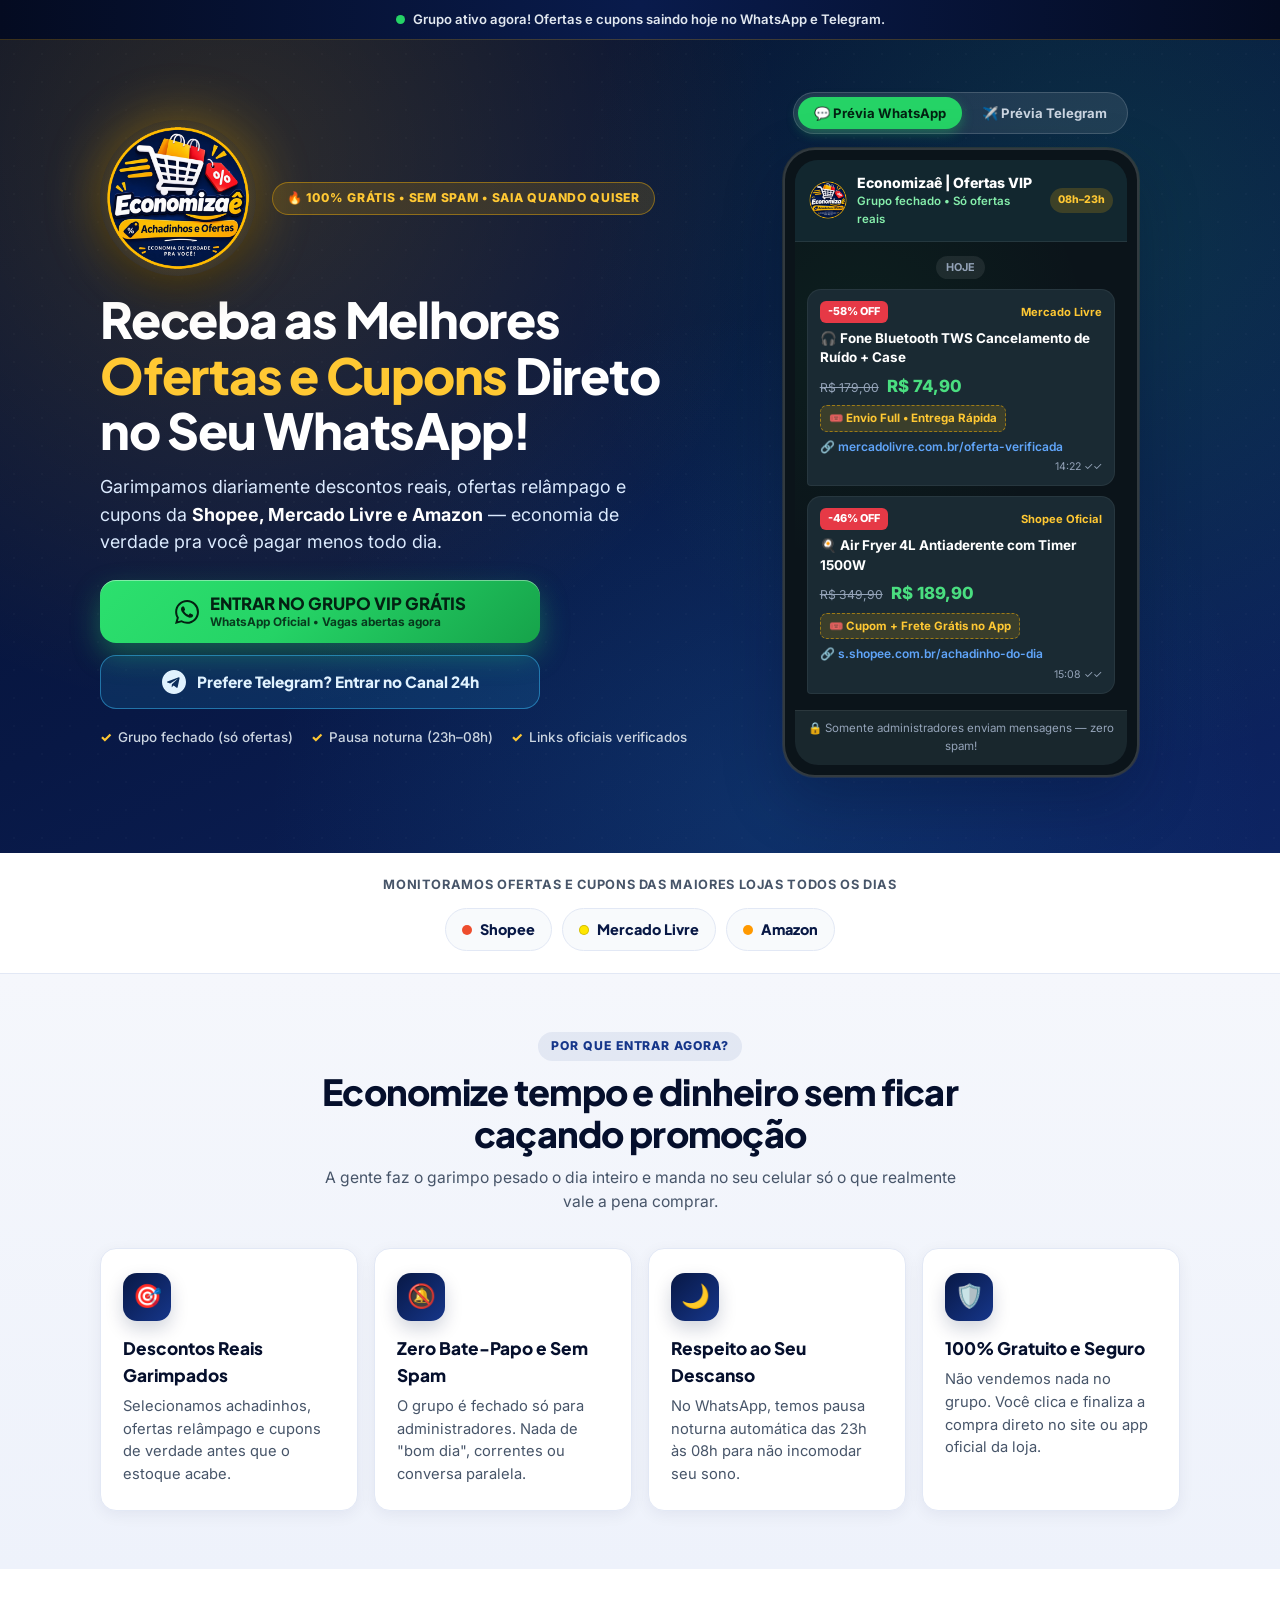
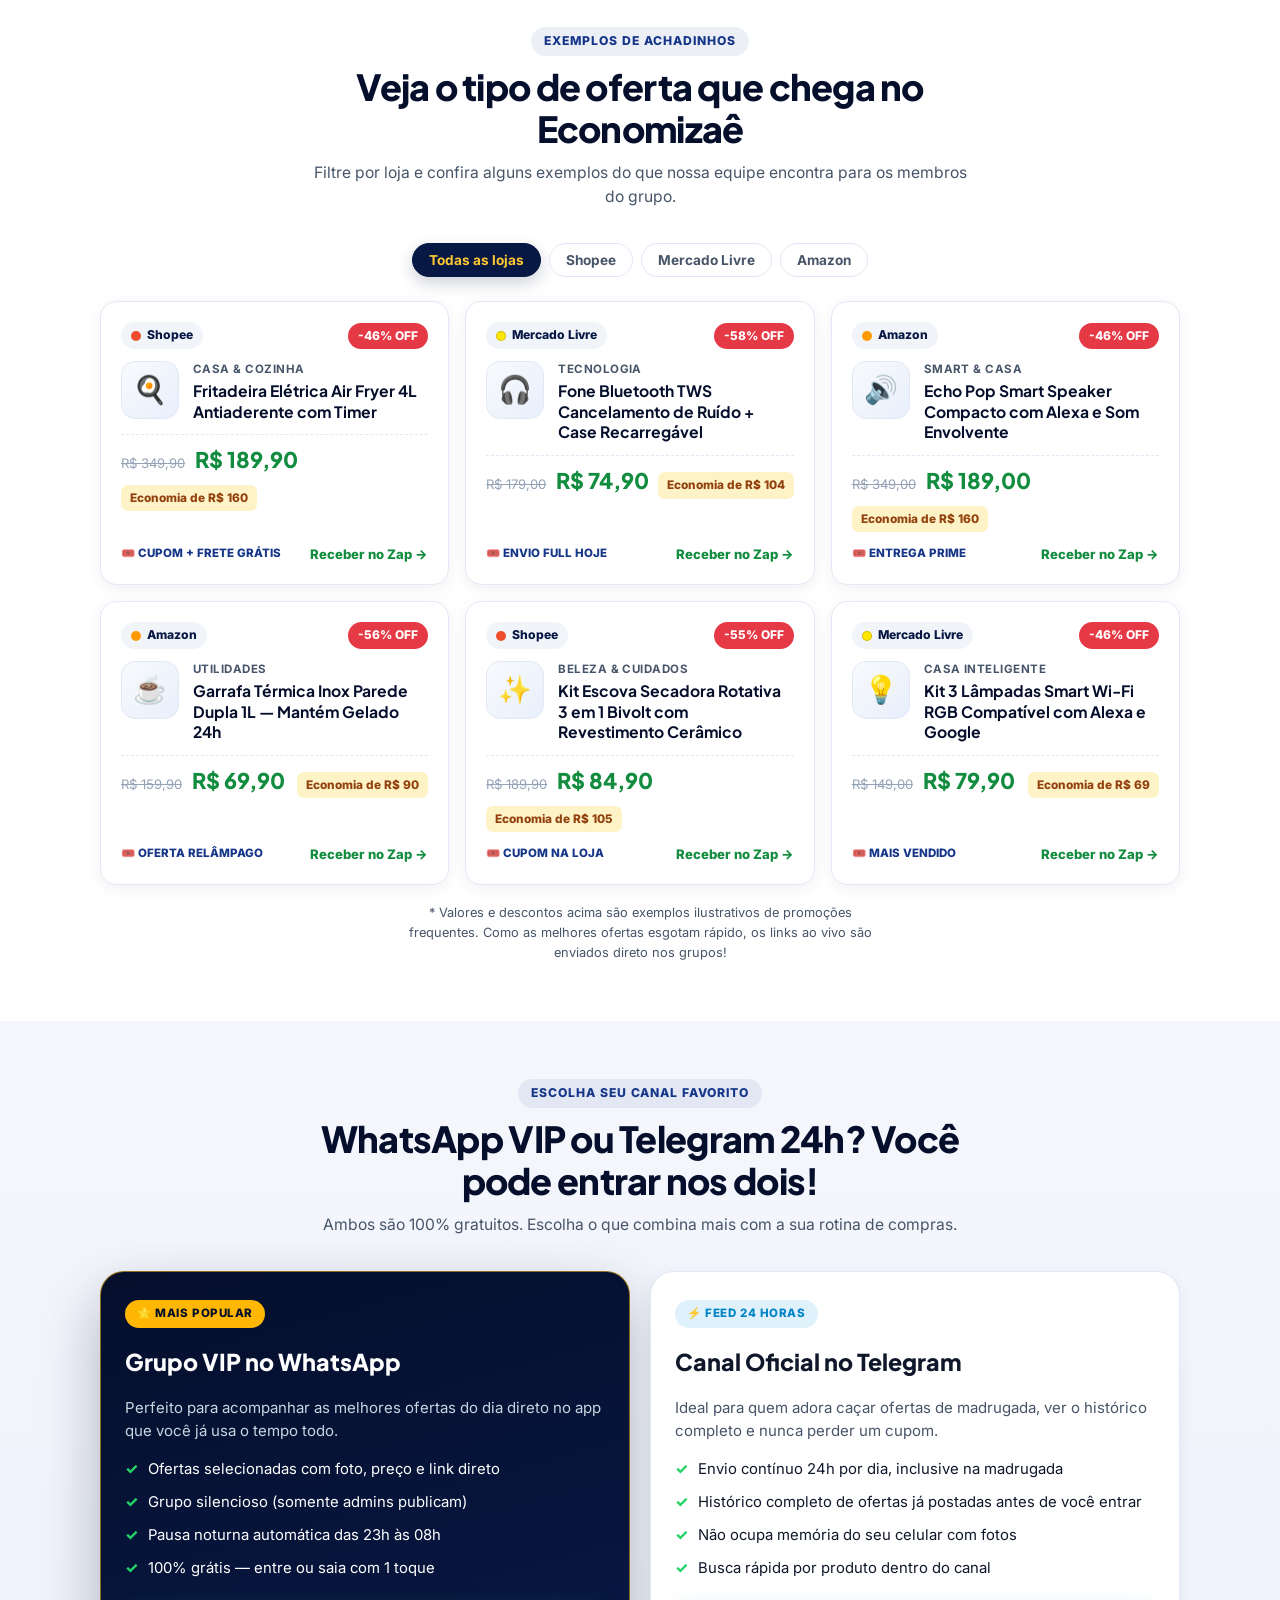
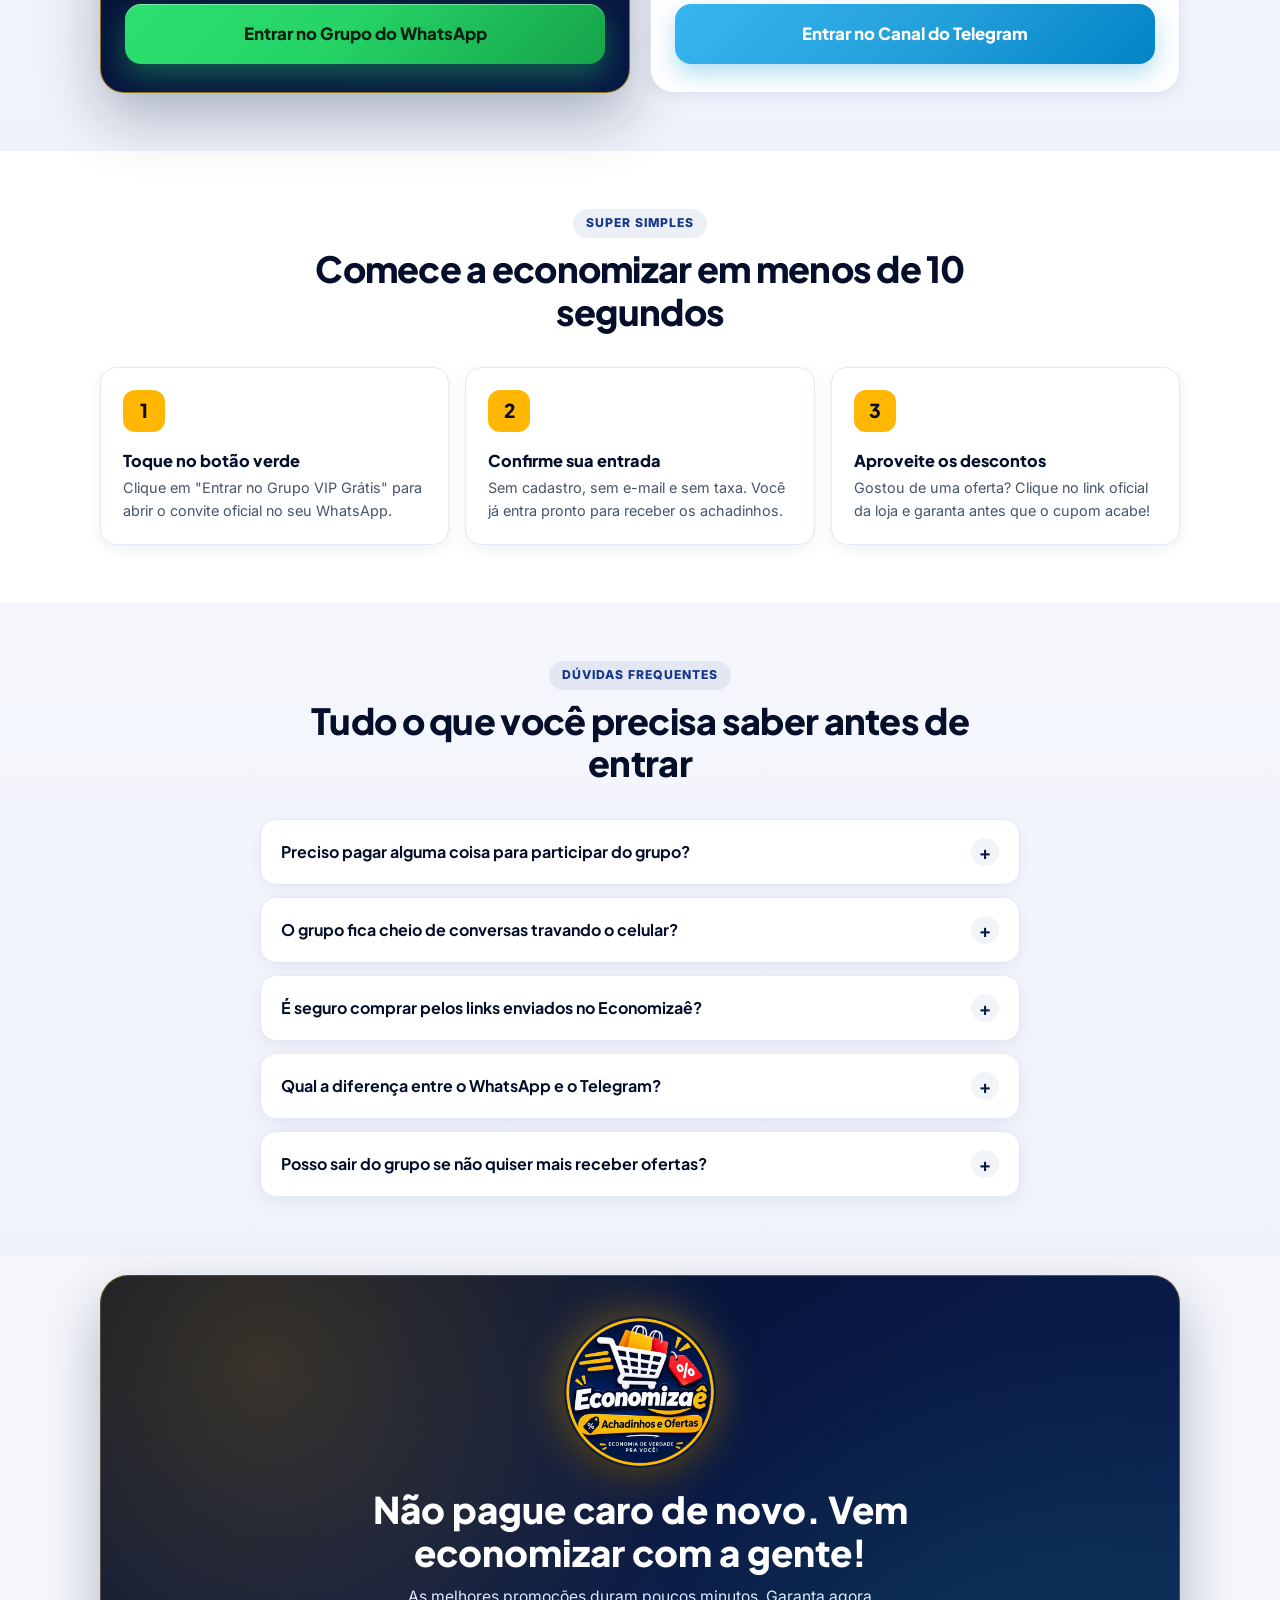
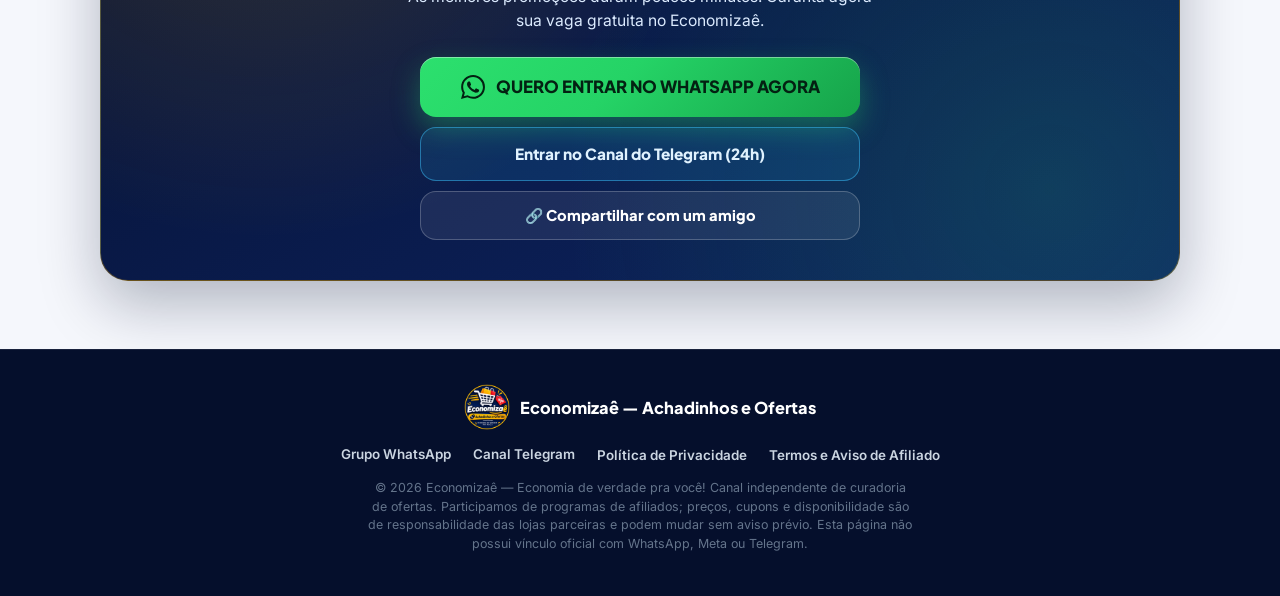
<file: index.html>
<!DOCTYPE html>
<html lang="pt-BR">
<head>
  <meta charset="UTF-8" />
  <meta name="viewport" content="width=device-width, initial-scale=1.0" />
  <title>Economizaê — Grupo VIP de Ofertas e Cupons no WhatsApp</title>
  <meta name="description" content="Entre grátis no grupo VIP do Economizaê e receba todos os dias as melhores ofertas, achadinhos e cupons da Shopee, Mercado Livre e Amazon direto no seu WhatsApp ou Telegram." />
  <meta name="theme-color" content="#050f2c" />

  <!-- Open Graph / WhatsApp / Facebook / Instagram -->
  <meta property="og:type" content="website" />
  <meta property="og:locale" content="pt_BR" />
  <meta property="og:title" content="Economizaê — As Melhores Ofertas e Cupons no Seu WhatsApp!" />
  <meta property="og:description" content="Grupo 100% gratuito e silencioso com achadinhos e descontos reais da Shopee, Mercado Livre e Amazon." />
  <meta property="og:image" content="assets/og-share.png" />
  <meta name="twitter:card" content="summary_large_image" />
  <meta name="twitter:title" content="Economizaê — Grupo VIP de Ofertas e Cupons" />
  <meta name="twitter:description" content="Economia de verdade pra você! Entre grátis no WhatsApp ou Telegram." />
  <meta name="twitter:image" content="assets/og-share.png" />

  <link rel="icon" type="image/png" href="assets/favicon.png" />
  <link rel="apple-touch-icon" href="assets/logo-economizae.png" />

  <!-- Google Fonts (carregamento rápido com fallback instantâneo) -->
  <link rel="preconnect" href="https://fonts.googleapis.com" />
  <link rel="preconnect" href="https://fonts.gstatic.com" crossorigin />
  <link href="https://fonts.googleapis.com/css2?family=Inter:wght@400;500;600;700&family=Plus+Jakarta+Sans:wght@700;800&display=swap" rel="stylesheet" />

  <link rel="stylesheet" href="assets/styles.css" />
</head>
<body>

  <!-- Faixa Ao Vivo (horário real de Brasília) -->
  <div class="top-ribbon" role="status" aria-live="polite">
    <div class="top-ribbon__inner">
      <span id="liveStatusDot" class="pulse-dot" aria-hidden="true"></span>
      <span id="liveStatusText">Grupo ativo agora! Ofertas e cupons saindo hoje no WhatsApp e Telegram.</span>
    </div>
  </div>

  <!-- HERO PRINCIPAL -->
  <header class="hero">
    <div class="container hero__grid">
      <div class="hero__content">
        <div class="hero__brand">
          <div class="hero__logo-wrap">
            <img
              src="assets/logo-economizae.png"
              alt="Logo Economizaê — Achadinhos e Ofertas"
              class="hero__logo"
              width="164"
              height="164"
              fetchpriority="high"
            />
          </div>
          <span class="eyebrow">🔥 100% Grátis • Sem Spam • Saia Quando Quiser</span>
        </div>

        <h1 class="hero__title">
          Receba as Melhores <span class="accent-gold">Ofertas e Cupons</span> Direto no Seu WhatsApp!
        </h1>

        <p class="hero__subtitle">
          Garimpamos diariamente descontos reais, ofertas relâmpago e cupons da
          <strong>Shopee, Mercado Livre e Amazon</strong> — economia de verdade pra você pagar menos todo dia.
        </p>

        <div id="heroCta" class="cta-stack">
          <a
            href="https://chat.whatsapp.com/C5A4Bzv5PwuIhEBPIchPu0?s=cl&p=a&iam=2"
            target="_blank"
            rel="noopener noreferrer"
            class="btn btn--whatsapp"
            data-channel="whatsapp"
            data-placement="hero_principal"
          >
            <svg class="btn__icon" viewBox="0 0 24 24" fill="currentColor" aria-hidden="true">
              <path d="M20.52 3.48A11.86 11.86 0 0 0 12.06 0C5.5 0 .16 5.34.16 11.9c0 2.1.55 4.14 1.6 5.95L0 24l6.33-1.66a11.87 11.87 0 0 0 5.73 1.46h.01c6.55 0 11.9-5.34 11.9-11.9 0-3.18-1.24-6.17-3.45-8.42ZM12.07 21.8h-.01a9.87 9.87 0 0 1-5.04-1.38l-.36-.21-3.76.99 1-3.66-.24-.38a9.86 9.86 0 0 1-1.51-5.26c0-5.45 4.44-9.89 9.9-9.89 2.64 0 5.13 1.03 7 2.9a9.83 9.83 0 0 1 2.9 7c0 5.45-4.44 9.89-9.88 9.89Zm5.42-7.4c-.3-.15-1.76-.87-2.03-.97-.27-.1-.47-.15-.67.15-.2.3-.77.97-.94 1.17-.17.2-.35.22-.65.07-.3-.15-1.25-.46-2.38-1.47-.88-.78-1.48-1.75-1.65-2.05-.17-.3-.02-.46.13-.61.13-.13.3-.35.45-.52.15-.17.2-.3.3-.5.1-.2.05-.37-.02-.52-.08-.15-.67-1.62-.92-2.22-.24-.58-.49-.5-.67-.51h-.57c-.2 0-.52.07-.8.37-.27.3-1.04 1.02-1.04 2.48s1.07 2.88 1.22 3.08c.15.2 2.1 3.21 5.09 4.5.71.31 1.27.49 1.7.63.72.23 1.37.2 1.88.12.57-.09 1.76-.72 2.01-1.42.25-.7.25-1.29.17-1.42-.07-.12-.27-.2-.57-.35Z"/>
            </svg>
            <span class="btn__text">
              <span>ENTRAR NO GRUPO VIP GRÁTIS</span>
              <span class="btn__sub">WhatsApp Oficial • Vagas abertas agora</span>
            </span>
          </a>

          <a
            href="https://t.me/economizae_achadinhos"
            target="_blank"
            rel="noopener noreferrer"
            class="btn btn--telegram"
            data-channel="telegram"
            data-placement="hero_secundario"
          >
            <svg class="btn__icon" viewBox="0 0 24 24" fill="currentColor" aria-hidden="true">
              <path d="M12 0C5.37 0 0 5.37 0 12s5.37 12 12 12 12-5.37 12-12S18.63 0 12 0Zm5.56 8.16-1.91 9.01c-.14.64-.52.8-1.06.5l-2.93-2.16-1.41 1.36c-.16.16-.29.29-.59.29l.21-2.98 5.42-4.9c.24-.21-.05-.33-.37-.12l-6.7 4.22-2.89-.9c-.63-.2-.64-.63.13-.93l11.29-4.35c.52-.19.98.13.81.96Z"/>
            </svg>
            <span>Prefere Telegram? Entrar no Canal 24h</span>
          </a>
        </div>

        <div class="hero__trust">
          <span class="hero__trust-item"><span class="hero__trust-check">✓</span> Grupo fechado (só ofertas)</span>
          <span class="hero__trust-item"><span class="hero__trust-check">✓</span> Pausa noturna (23h–08h)</span>
          <span class="hero__trust-item"><span class="hero__trust-check">✓</span> Links oficiais verificados</span>
        </div>
      </div>

      <!-- Preview Interativo do Celular -->
      <div class="phone-showcase" aria-label="Prévia de como chegam as ofertas no grupo">
        <div class="channel-switch" role="tablist" aria-label="Escolha o canal para ver a prévia">
          <button type="button" class="channel-switch__btn is-active" role="tab" aria-selected="true" data-preview="whatsapp">
            💬 Prévia WhatsApp
          </button>
          <button type="button" class="channel-switch__btn" role="tab" aria-selected="false" data-preview="telegram">
            ✈️ Prévia Telegram
          </button>
        </div>

        <div class="phone-frame">
          <div id="phoneScreen" class="phone-screen" data-mode="whatsapp">
            <div class="phone-header">
              <img src="assets/logo-economizae.png" alt="" class="phone-header__avatar" width="38" height="38" />
              <div class="phone-header__meta">
                <div id="phoneGroupName" class="phone-header__name">Economizaê | Ofertas VIP</div>
                <div id="phoneGroupSub" class="phone-header__sub">Grupo fechado • Só ofertas reais</div>
              </div>
              <span id="phoneGroupTag" class="phone-header__tag">08h–23h</span>
            </div>

            <div id="phoneChat" class="phone-chat"></div>

            <div id="phoneFooterNote" class="phone-footer-note">
              🔒 Somente administradores enviam mensagens — zero spam!
            </div>
          </div>
        </div>
      </div>
    </div>
  </header>

  <!-- Barra de Lojas Monitoradas -->
  <section class="stores-bar" aria-label="Lojas monitoradas">
    <div class="container stores-bar__inner">
      <p class="stores-bar__label">Monitoramos ofertas e cupons das maiores lojas todos os dias</p>
      <div class="stores-pills">
        <span class="store-pill"><span class="store-dot store-dot--shopee"></span>Shopee</span>
        <span class="store-pill"><span class="store-dot store-dot--ml"></span>Mercado Livre</span>
        <span class="store-pill"><span class="store-dot store-dot--amazon"></span>Amazon</span>
      </div>
    </div>
  </section>

  <!-- Benefícios -->
  <section class="section section--tint">
    <div class="container">
      <div class="section__head">
        <span class="section__kicker">Por que entrar agora?</span>
        <h2 class="section__title">Economize tempo e dinheiro sem ficar caçando promoção</h2>
        <p class="section__desc">
          A gente faz o garimpo pesado o dia inteiro e manda no seu celular só o que realmente vale a pena comprar.
        </p>
      </div>

      <div class="benefits-grid">
        <article class="benefit-card">
          <div class="benefit-card__icon" aria-hidden="true">🎯</div>
          <h3 class="benefit-card__title">Descontos Reais Garimpados</h3>
          <p class="benefit-card__text">
            Selecionamos achadinhos, ofertas relâmpago e cupons de verdade antes que o estoque acabe.
          </p>
        </article>

        <article class="benefit-card">
          <div class="benefit-card__icon" aria-hidden="true">🔕</div>
          <h3 class="benefit-card__title">Zero Bate-Papo e Sem Spam</h3>
          <p class="benefit-card__text">
            O grupo é fechado só para administradores. Nada de "bom dia", correntes ou conversa paralela.
          </p>
        </article>

        <article class="benefit-card">
          <div class="benefit-card__icon" aria-hidden="true">🌙</div>
          <h3 class="benefit-card__title">Respeito ao Seu Descanso</h3>
          <p class="benefit-card__text">
            No WhatsApp, temos pausa noturna automática das 23h às 08h para não incomodar seu sono.
          </p>
        </article>

        <article class="benefit-card">
          <div class="benefit-card__icon" aria-hidden="true">🛡️</div>
          <h3 class="benefit-card__title">100% Gratuito e Seguro</h3>
          <p class="benefit-card__text">
            Não vendemos nada no grupo. Você clica e finaliza a compra direto no site ou app oficial da loja.
          </p>
        </article>
      </div>
    </div>
  </section>

  <!-- Vitrine Interativa de Achadinhos -->
  <section class="section section--white" id="exemplos">
    <div class="container">
      <div class="section__head">
        <span class="section__kicker">Exemplos de Achadinhos</span>
        <h2 class="section__title">Veja o tipo de oferta que chega no Economizaê</h2>
        <p class="section__desc">
          Filtre por loja e confira alguns exemplos do que nossa equipe encontra para os membros do grupo.
        </p>
      </div>

      <div class="filter-pills" role="group" aria-label="Filtrar exemplos por loja">
        <button type="button" class="filter-pill is-active" data-filter="todas">Todas as lojas</button>
        <button type="button" class="filter-pill" data-filter="shopee">Shopee</button>
        <button type="button" class="filter-pill" data-filter="mercadolivre">Mercado Livre</button>
        <button type="button" class="filter-pill" data-filter="amazon">Amazon</button>
      </div>

      <div id="dealsGrid" class="deals-grid"></div>

      <p class="deals-disclaimer">
        * Valores e descontos acima são exemplos ilustrativos de promoções frequentes. Como as melhores ofertas esgotam rápido, os links ao vivo são enviados direto nos grupos!
      </p>
    </div>
  </section>

  <!-- Comparativo WhatsApp vs Telegram -->
  <section class="section section--tint" id="canais">
    <div class="container">
      <div class="section__head">
        <span class="section__kicker">Escolha seu canal favorito</span>
        <h2 class="section__title">WhatsApp VIP ou Telegram 24h? Você pode entrar nos dois!</h2>
        <p class="section__desc">
          Ambos são 100% gratuitos. Escolha o que combina mais com a sua rotina de compras.
        </p>
      </div>

      <div class="channels-grid">
        <article class="channel-card channel-card--featured">
          <span class="channel-card__badge">⭐ Mais Popular</span>
          <h3 class="channel-card__title">Grupo VIP no WhatsApp</h3>
          <p class="channel-card__desc">
            Perfeito para acompanhar as melhores ofertas do dia direto no app que você já usa o tempo todo.
          </p>
          <ul class="channel-list">
            <li><span class="ok">✓</span> <span>Ofertas selecionadas com foto, preço e link direto</span></li>
            <li><span class="ok">✓</span> <span>Grupo silencioso (somente admins publicam)</span></li>
            <li><span class="ok">✓</span> <span>Pausa noturna automática das 23h às 08h</span></li>
            <li><span class="ok">✓</span> <span>100% grátis — entre ou saia com 1 toque</span></li>
          </ul>
          <div class="channel-card__action">
            <a
              href="https://chat.whatsapp.com/C5A4Bzv5PwuIhEBPIchPu0?s=cl&p=a&iam=2"
              target="_blank"
              rel="noopener noreferrer"
              class="btn btn--whatsapp"
              data-channel="whatsapp"
              data-placement="card_comparativo"
            >
              <span>Entrar no Grupo do WhatsApp</span>
            </a>
          </div>
        </article>

        <article class="channel-card">
          <span class="channel-card__badge channel-card__badge--tg">⚡ Feed 24 Horas</span>
          <h3 class="channel-card__title">Canal Oficial no Telegram</h3>
          <p class="channel-card__desc">
            Ideal para quem adora caçar ofertas de madrugada, ver o histórico completo e nunca perder um cupom.
          </p>
          <ul class="channel-list">
            <li><span class="ok">✓</span> <span>Envio contínuo 24h por dia, inclusive na madrugada</span></li>
            <li><span class="ok">✓</span> <span>Histórico completo de ofertas já postadas antes de você entrar</span></li>
            <li><span class="ok">✓</span> <span>Não ocupa memória do seu celular com fotos</span></li>
            <li><span class="ok">✓</span> <span>Busca rápida por produto dentro do canal</span></li>
          </ul>
          <div class="channel-card__action">
            <a
              href="https://t.me/economizae_achadinhos"
              target="_blank"
              rel="noopener noreferrer"
              class="btn btn--telegram-solid"
              data-channel="telegram"
              data-placement="card_comparativo"
            >
              <span>Entrar no Canal do Telegram</span>
            </a>
          </div>
        </article>
      </div>
    </div>
  </section>

  <!-- Como Funciona em 3 Passos -->
  <section class="section section--white">
    <div class="container">
      <div class="section__head">
        <span class="section__kicker">Super simples</span>
        <h2 class="section__title">Comece a economizar em menos de 10 segundos</h2>
      </div>

      <div class="steps-grid">
        <article class="step-card">
          <div class="step-num">1</div>
          <div>
            <h3>Toque no botão verde</h3>
            <p>Clique em "Entrar no Grupo VIP Grátis" para abrir o convite oficial no seu WhatsApp.</p>
          </div>
        </article>

        <article class="step-card">
          <div class="step-num">2</div>
          <div>
            <h3>Confirme sua entrada</h3>
            <p>Sem cadastro, sem e-mail e sem taxa. Você já entra pronto para receber os achadinhos.</p>
          </div>
        </article>

        <article class="step-card">
          <div class="step-num">3</div>
          <div>
            <h3>Aproveite os descontos</h3>
            <p>Gostou de uma oferta? Clique no link oficial da loja e garanta antes que o cupom acabe!</p>
          </div>
        </article>
      </div>
    </div>
  </section>

  <!-- Perguntas Frequentes -->
  <section class="section section--tint" id="faq">
    <div class="container">
      <div class="section__head">
        <span class="section__kicker">Dúvidas Frequentes</span>
        <h2 class="section__title">Tudo o que você precisa saber antes de entrar</h2>
      </div>

      <div class="faq-list">
        <div class="faq-item">
          <button type="button" class="faq-question" aria-expanded="false">
            <span>Preciso pagar alguma coisa para participar do grupo?</span>
            <span class="faq-icon" aria-hidden="true">+</span>
          </button>
          <div class="faq-answer">
            <div class="faq-answer__inner">
              Não! O Economizaê é <strong>100% gratuito</strong> hoje e sempre. Nosso trabalho é mantido pelas comissões pagas pelas próprias lojas parceiras, sem nenhum custo extra para você.
            </div>
          </div>
        </div>

        <div class="faq-item">
          <button type="button" class="faq-question" aria-expanded="false">
            <span>O grupo fica cheio de conversas travando o celular?</span>
            <span class="faq-icon" aria-hidden="true">+</span>
          </button>
          <div class="faq-answer">
            <div class="faq-answer__inner">
              De jeito nenhum! O grupo é fechado apenas para os administradores postarem ofertas e cupons selecionados. Além disso, o WhatsApp fica em silêncio automático das 23h às 08h.
            </div>
          </div>
        </div>

        <div class="faq-item">
          <button type="button" class="faq-question" aria-expanded="false">
            <span>É seguro comprar pelos links enviados no Economizaê?</span>
            <span class="faq-icon" aria-hidden="true">+</span>
          </button>
          <div class="faq-answer">
            <div class="faq-answer__inner">
              Sim! Nós divulgamos apenas links que levam direto para as grandes lojas oficiais (Shopee, Mercado Livre e Amazon). Você paga e acompanha a entrega diretamente no site ou aplicativo da própria loja.
            </div>
          </div>
        </div>

        <div class="faq-item">
          <button type="button" class="faq-question" aria-expanded="false">
            <span>Qual a diferença entre o WhatsApp e o Telegram?</span>
            <span class="faq-icon" aria-hidden="true">+</span>
          </button>
          <div class="faq-answer">
            <div class="faq-answer__inner">
              O <strong>WhatsApp</strong> envia ofertas selecionadas durante o dia (08h às 23h) com toda praticidade. Já o <strong>Telegram</strong> funciona 24 horas por dia, permite pesquisar ofertas antigas e mantém todo o histórico de promoções disponível assim que você entra.
            </div>
          </div>
        </div>

        <div class="faq-item">
          <button type="button" class="faq-question" aria-expanded="false">
            <span>Posso sair do grupo se não quiser mais receber ofertas?</span>
            <span class="faq-icon" aria-hidden="true">+</span>
          </button>
          <div class="faq-answer">
            <div class="faq-answer__inner">
              Com certeza! Você tem liberdade total para silenciar as notificações ou sair do grupo a qualquer momento com apenas um toque.
            </div>
          </div>
        </div>
      </div>
    </div>
  </section>

  <!-- CTA Final -->
  <section class="final-cta" id="finalCta">
    <div class="container">
      <div class="final-cta__box">
        <img src="assets/logo-economizae.png" alt="Logo Economizaê" class="final-cta__logo" width="152" height="152" loading="lazy" />
        <h2 class="final-cta__title">Não pague caro de novo. Vem economizar com a gente!</h2>
        <p class="final-cta__desc">
          As melhores promoções duram poucos minutos. Garanta agora sua vaga gratuita no Economizaê.
        </p>

        <div class="final-cta__actions">
          <a
            href="https://chat.whatsapp.com/C5A4Bzv5PwuIhEBPIchPu0?s=cl&p=a&iam=2"
            target="_blank"
            rel="noopener noreferrer"
            class="btn btn--whatsapp"
            data-channel="whatsapp"
            data-placement="cta_final"
          >
            <svg class="btn__icon" viewBox="0 0 24 24" fill="currentColor" aria-hidden="true">
              <path d="M20.52 3.48A11.86 11.86 0 0 0 12.06 0C5.5 0 .16 5.34.16 11.9c0 2.1.55 4.14 1.6 5.95L0 24l6.33-1.66a11.87 11.87 0 0 0 5.73 1.46h.01c6.55 0 11.9-5.34 11.9-11.9 0-3.18-1.24-6.17-3.45-8.42ZM12.07 21.8h-.01a9.87 9.87 0 0 1-5.04-1.38l-.36-.21-3.76.99 1-3.66-.24-.38a9.86 9.86 0 0 1-1.51-5.26c0-5.45 4.44-9.89 9.9-9.89 2.64 0 5.13 1.03 7 2.9a9.83 9.83 0 0 1 2.9 7c0 5.45-4.44 9.89-9.88 9.89Zm5.42-7.4c-.3-.15-1.76-.87-2.03-.97-.27-.1-.47-.15-.67.15-.2.3-.77.97-.94 1.17-.17.2-.35.22-.65.07-.3-.15-1.25-.46-2.38-1.47-.88-.78-1.48-1.75-1.65-2.05-.17-.3-.02-.46.13-.61.13-.13.3-.35.45-.52.15-.17.2-.3.3-.5.1-.2.05-.37-.02-.52-.08-.15-.67-1.62-.92-2.22-.24-.58-.49-.5-.67-.51h-.57c-.2 0-.52.07-.8.37-.27.3-1.04 1.02-1.04 2.48s1.07 2.88 1.22 3.08c.15.2 2.1 3.21 5.09 4.5.71.31 1.27.49 1.7.63.72.23 1.37.2 1.88.12.57-.09 1.76-.72 2.01-1.42.25-.7.25-1.29.17-1.42-.07-.12-.27-.2-.57-.35Z"/>
            </svg>
            <span>QUERO ENTRAR NO WHATSAPP AGORA</span>
          </a>

          <a
            href="https://t.me/economizae_achadinhos"
            target="_blank"
            rel="noopener noreferrer"
            class="btn btn--telegram"
            data-channel="telegram"
            data-placement="cta_final"
          >
            <span>Entrar no Canal do Telegram (24h)</span>
          </a>

          <button type="button" id="btnShare" class="btn btn--ghost-light">
            <span>🔗 Compartilhar com um amigo</span>
          </button>
        </div>
      </div>
    </div>
  </section>

  <!-- Rodapé (compatível com políticas Meta Ads / Google Ads) -->
  <footer class="footer">
    <div class="container footer__inner">
      <div class="footer__brand">
        <img src="assets/logo-economizae.png" alt="Economizaê" width="46" height="46" loading="lazy" />
        <span>Economizaê — Achadinhos e Ofertas</span>
      </div>

      <div class="footer__links">
        <a class="footer__link" href="https://chat.whatsapp.com/C5A4Bzv5PwuIhEBPIchPu0?s=cl&p=a&iam=2" target="_blank" rel="noopener noreferrer" data-channel="whatsapp" data-placement="footer">Grupo WhatsApp</a>
        <a class="footer__link" href="https://t.me/economizae_achadinhos" target="_blank" rel="noopener noreferrer" data-channel="telegram" data-placement="footer">Canal Telegram</a>
        <button type="button" class="footer__link" data-modal="privacidade">Política de Privacidade</button>
        <button type="button" class="footer__link" data-modal="termos">Termos e Aviso de Afiliado</button>
      </div>

      <p class="footer__legal">
        © <span id="currentYear">2026</span> Economizaê — Economia de verdade pra você! Canal independente de curadoria de ofertas. Participamos de programas de afiliados; preços, cupons e disponibilidade são de responsabilidade das lojas parceiras e podem mudar sem aviso prévio. Esta página não possui vínculo oficial com WhatsApp, Meta ou Telegram.
      </p>
    </div>
  </footer>

  <!-- Barra Fixa Mobile (aparece após rolar o topo) -->
  <div id="stickyBar" class="sticky-bar" aria-hidden="true">
    <div class="sticky-bar__inner">
      <img src="assets/logo-economizae.png" alt="" class="sticky-bar__logo" width="40" height="40" />
      <a
        href="https://chat.whatsapp.com/C5A4Bzv5PwuIhEBPIchPu0?s=cl&p=a&iam=2"
        target="_blank"
        rel="noopener noreferrer"
        class="btn btn--whatsapp sticky-bar__btn"
        data-channel="whatsapp"
        data-placement="barra_fixa_mobile"
      >
        <span>Entrar no Grupo VIP Grátis →</span>
      </a>
    </div>
  </div>

  <!-- Modal Legal (Privacidade / Termos) -->
  <div id="legalModal" class="modal" role="dialog" aria-modal="true" aria-hidden="true" aria-labelledby="legalModalTitle">
    <div class="modal__card">
      <div class="modal__head">
        <h3 id="legalModalTitle" class="modal__title">Informações</h3>
        <button type="button" id="legalModalClose" class="modal__close" aria-label="Fechar">×</button>
      </div>
      <div id="legalModalBody" class="modal__body"></div>
    </div>
  </div>

  <!-- Toast de Feedback -->
  <div id="toast" class="toast" role="status" aria-live="polite"></div>

  <script src="assets/config.js"></script>
  <script src="assets/app.js"></script>
</body>
</html>
</file>
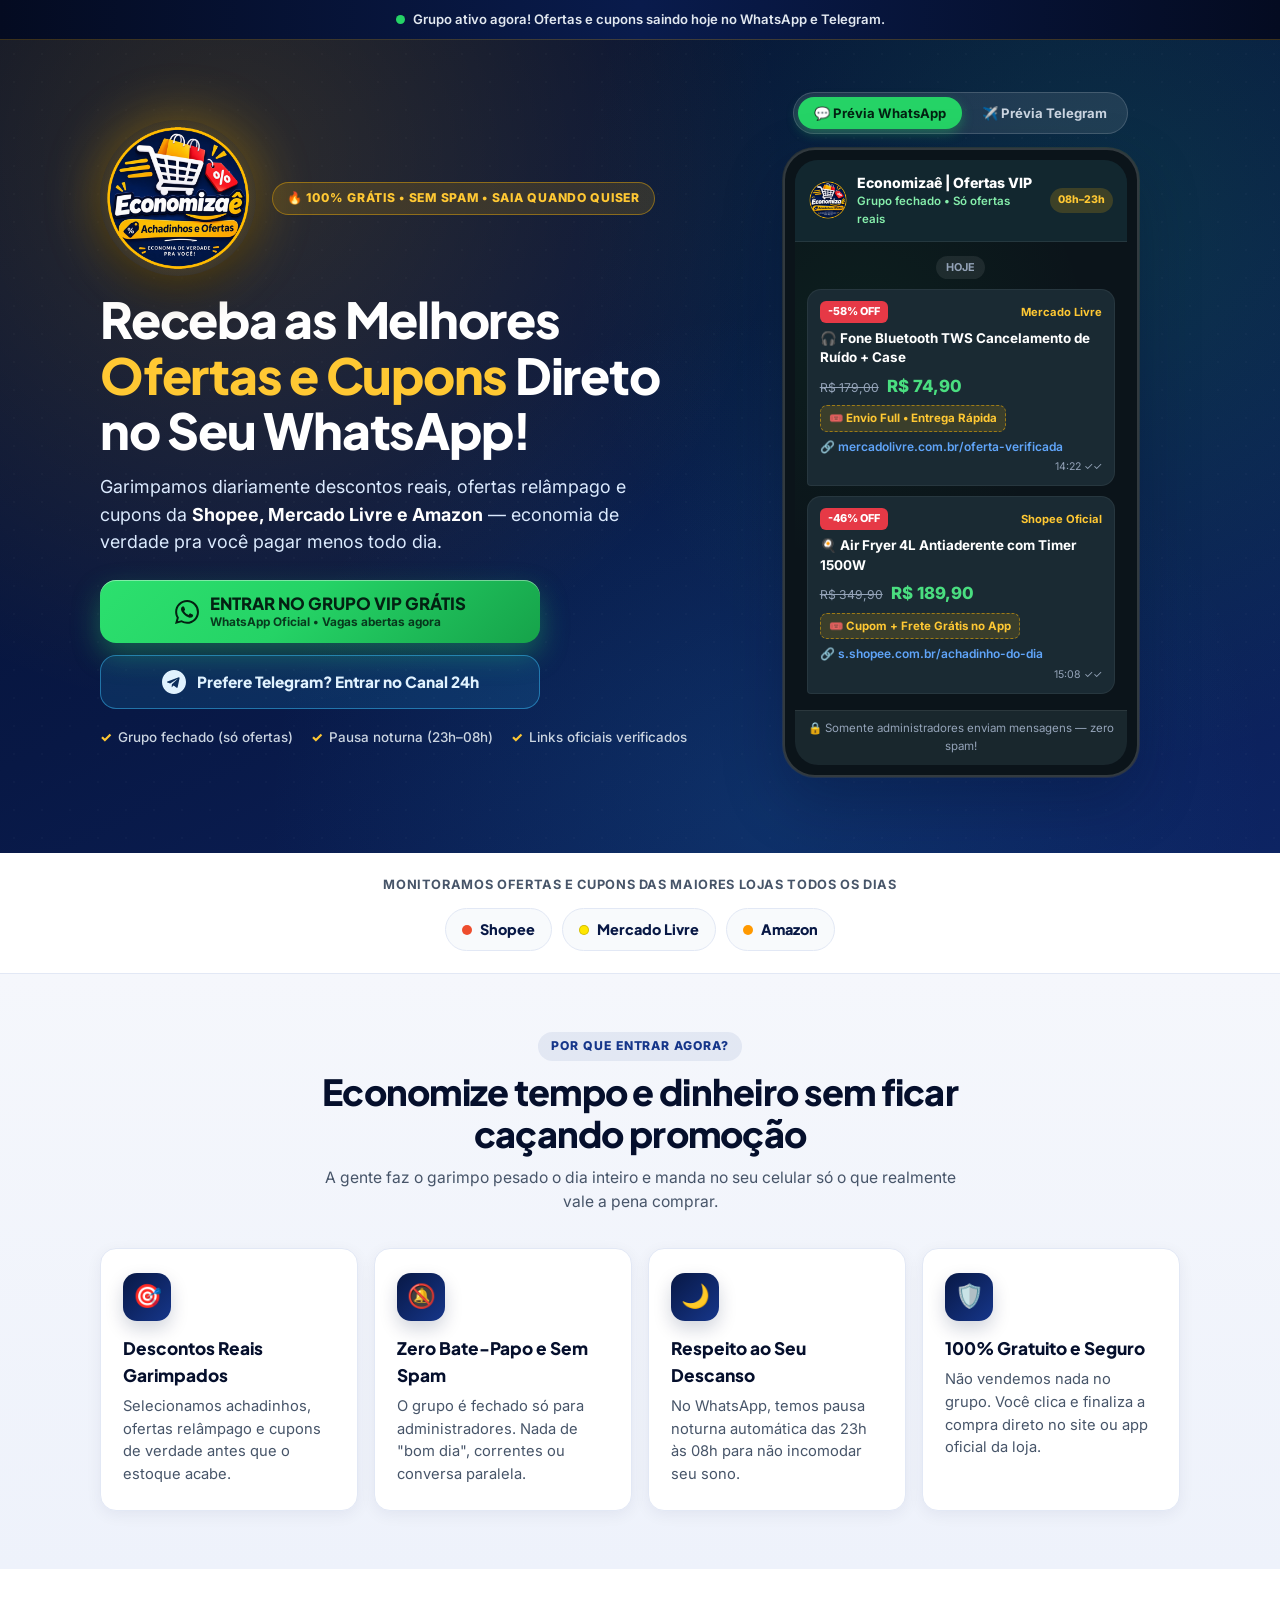
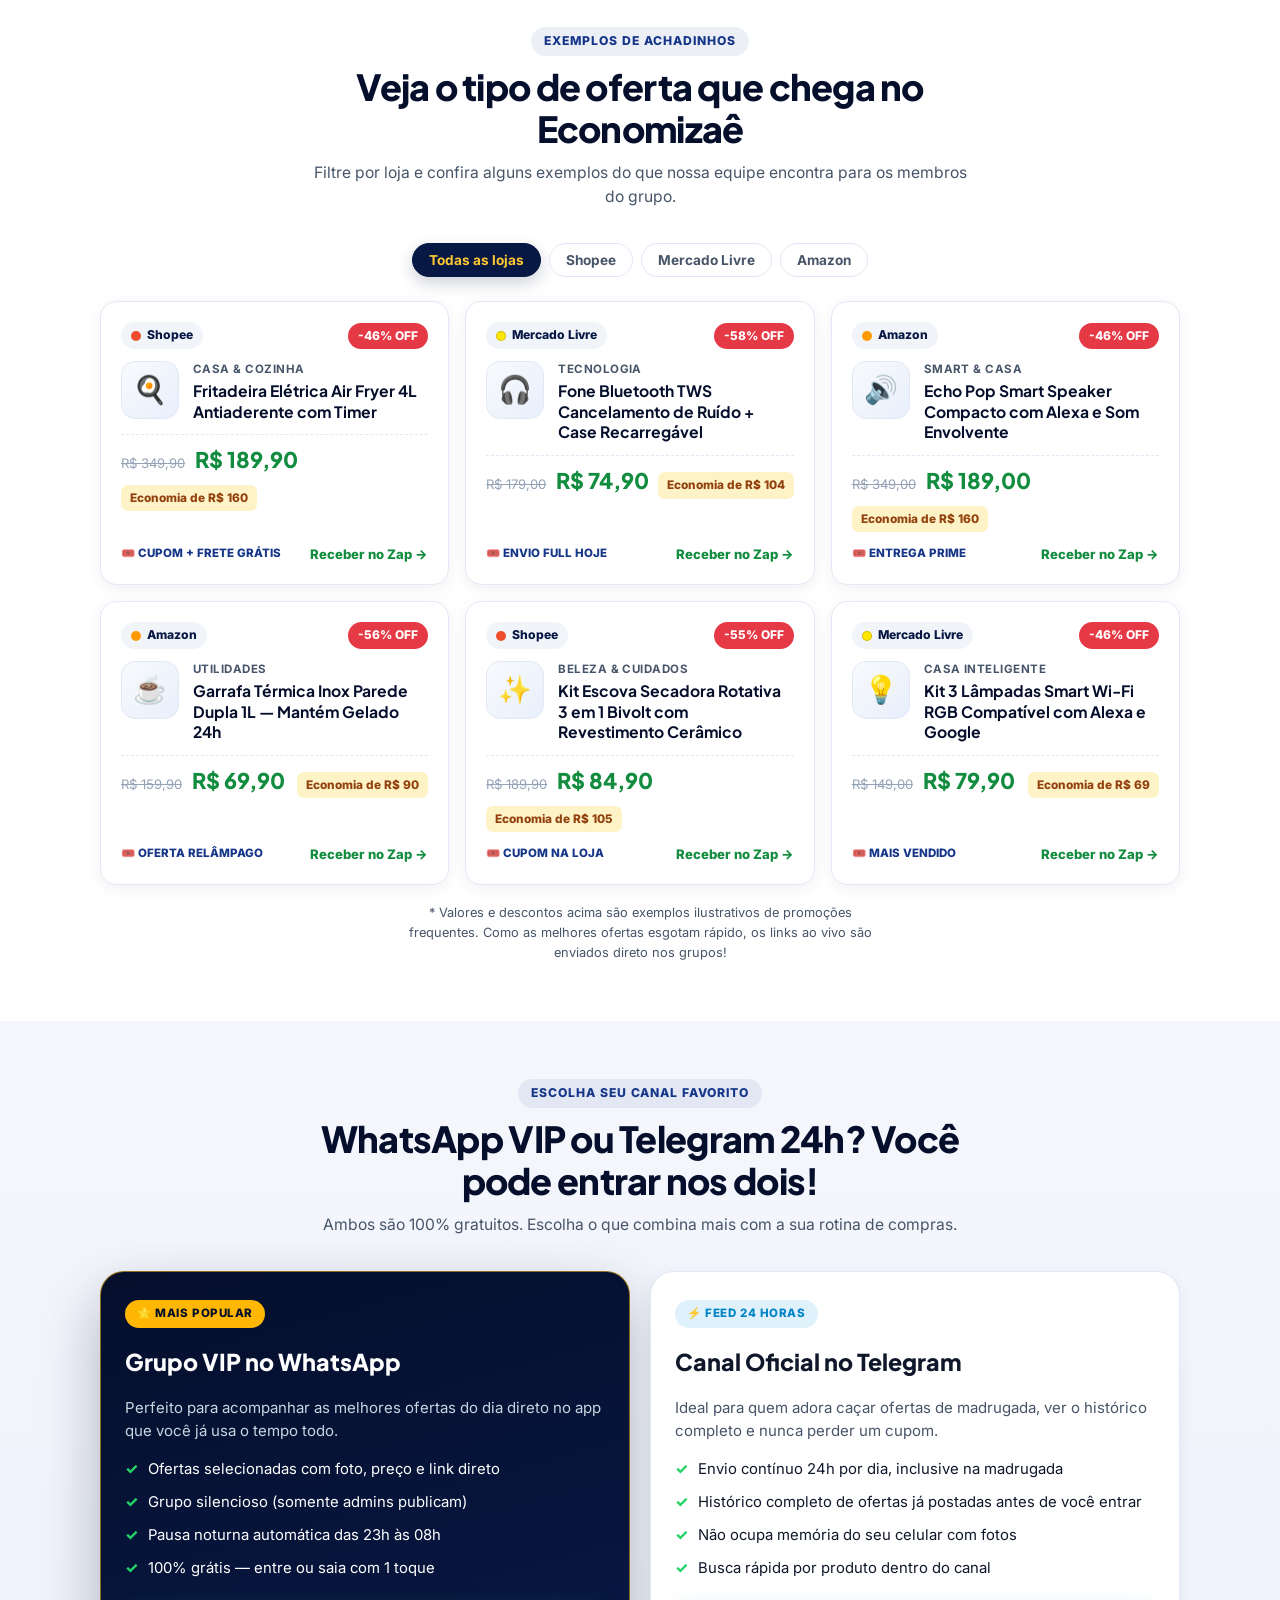
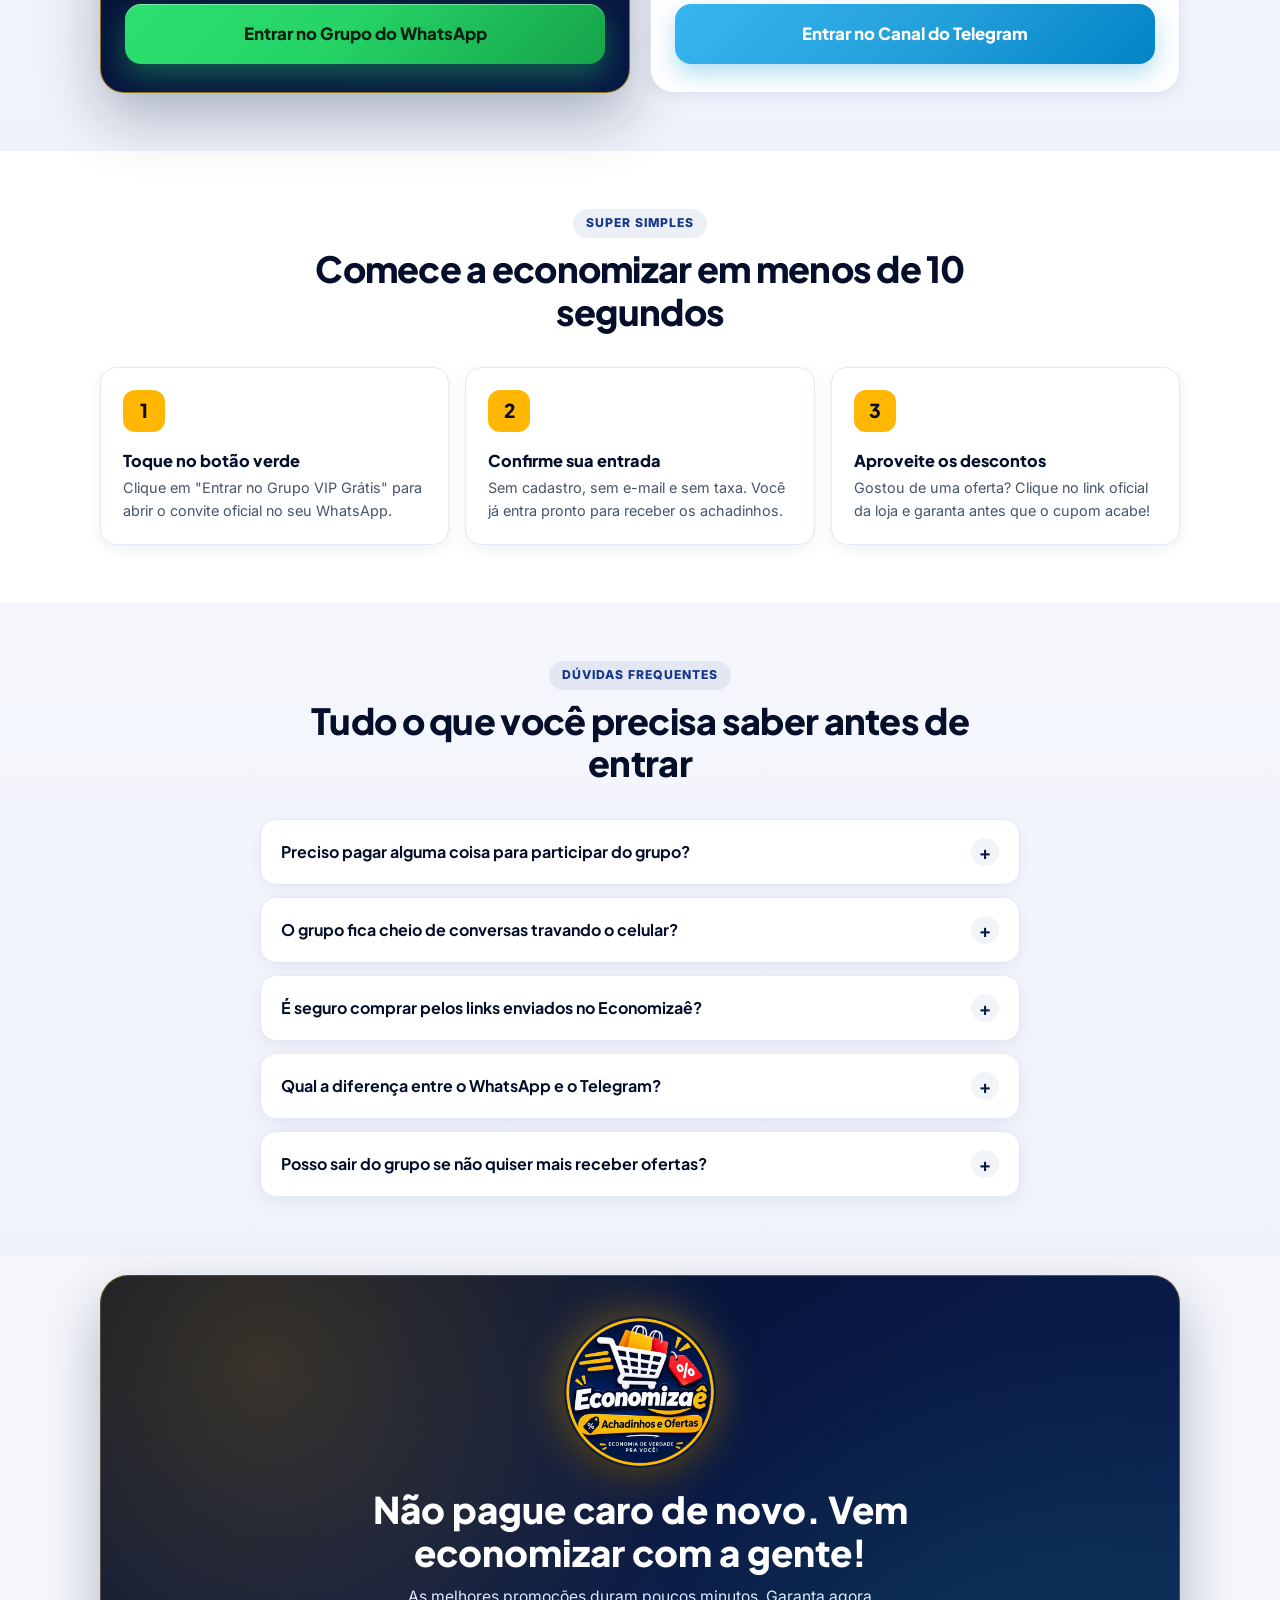
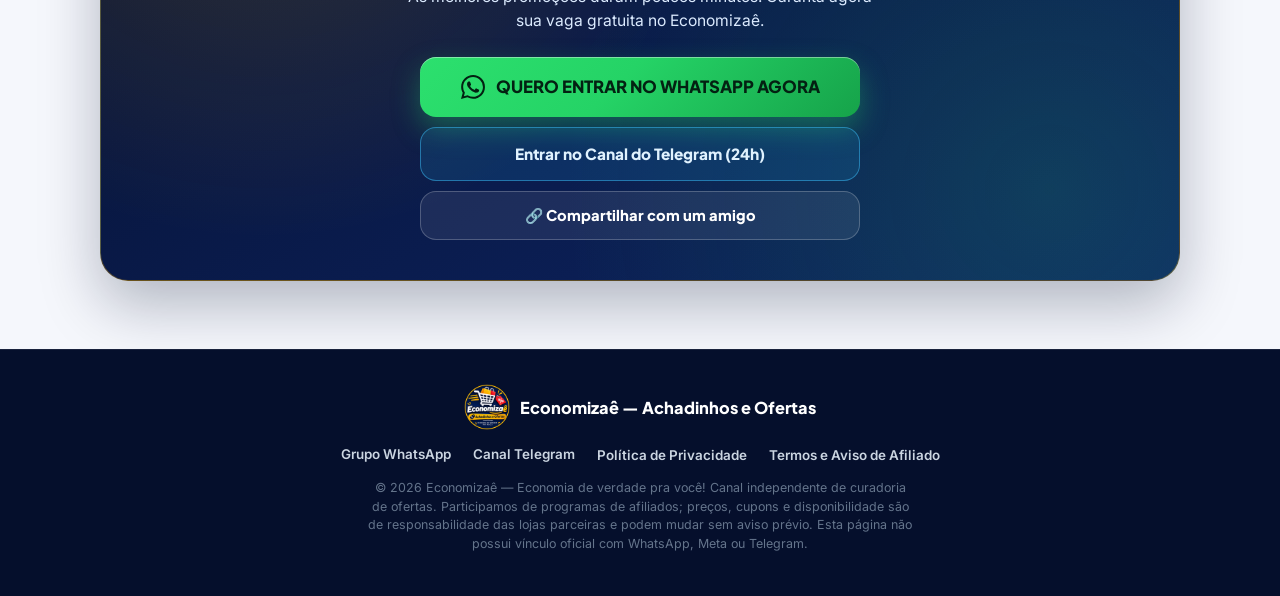
<file: whats/index.html>
﻿<!DOCTYPE html>
<html lang="pt-BR">
<head>
  <meta charset="UTF-8" />
  <meta name="viewport" content="width=device-width, initial-scale=1.0" />
  <title>Economizaê — Grupo VIP de Ofertas e Cupons no WhatsApp</title>
  <meta name="description" content="Entre grátis no grupo VIP do Economizaê e receba todos os dias as melhores ofertas, achadinhos e cupons da Shopee, Mercado Livre e Amazon direto no seu WhatsApp ou Telegram." />
  <meta name="theme-color" content="#050f2c" />

  <!-- Open Graph / WhatsApp / Facebook / Instagram -->
  <meta property="og:type" content="website" />
  <meta property="og:locale" content="pt_BR" />
  <meta property="og:title" content="Economizaê — As Melhores Ofertas e Cupons no Seu WhatsApp!" />
  <meta property="og:description" content="Grupo 100% gratuito e silencioso com achadinhos e descontos reais da Shopee, Mercado Livre e Amazon." />
  <meta property="og:image" content="../assets/og-share.png" />
  <meta name="twitter:card" content="summary_large_image" />
  <meta name="twitter:title" content="Economizaê — Grupo VIP de Ofertas e Cupons" />
  <meta name="twitter:description" content="Economia de verdade pra você! Entre grátis no WhatsApp ou Telegram." />
  <meta name="twitter:image" content="../assets/og-share.png" />

  <link rel="icon" type="image/png" href="../assets/favicon.png" />
  <link rel="apple-touch-icon" href="../assets/logo-economizae.png" />

  <!-- Google Fonts (carregamento rápido com fallback instantâneo) -->
  <link rel="preconnect" href="https://fonts.googleapis.com" />
  <link rel="preconnect" href="https://fonts.gstatic.com" crossorigin />
  <link href="https://fonts.googleapis.com/css2?family=Inter:wght@400;500;600;700&family=Plus+Jakarta+Sans:wght@700;800&display=swap" rel="stylesheet" />

  <link rel="stylesheet" href="../assets/styles.css" />
</head>
<body>

  <!-- Faixa Ao Vivo (horário real de Brasília) -->
  <div class="top-ribbon" role="status" aria-live="polite">
    <div class="top-ribbon__inner">
      <span id="liveStatusDot" class="pulse-dot" aria-hidden="true"></span>
      <span id="liveStatusText">Grupo ativo agora! Ofertas e cupons saindo hoje no WhatsApp e Telegram.</span>
    </div>
  </div>

  <!-- HERO PRINCIPAL -->
  <header class="hero">
    <div class="container hero__grid">
      <div class="hero__content">
        <div class="hero__brand">
          <div class="hero__logo-wrap">
            <img
              src="../assets/logo-economizae.png"
              alt="Logo Economizaê — Achadinhos e Ofertas"
              class="hero__logo"
              width="164"
              height="164"
              fetchpriority="high"
            />
          </div>
          <span class="eyebrow">🔥 100% Grátis • Sem Spam • Saia Quando Quiser</span>
        </div>

        <h1 class="hero__title">
          Receba as Melhores <span class="accent-gold">Ofertas e Cupons</span> Direto no Seu WhatsApp!
        </h1>

        <p class="hero__subtitle">
          Garimpamos diariamente descontos reais, ofertas relâmpago e cupons da
          <strong>Shopee, Mercado Livre e Amazon</strong> — economia de verdade pra você pagar menos todo dia.
        </p>

        <div id="heroCta" class="cta-stack">
          <a
            href="https://chat.whatsapp.com/C5A4Bzv5PwuIhEBPIchPu0?s=cl&p=a&iam=2"
            target="_blank"
            rel="noopener noreferrer"
            class="btn btn--whatsapp"
            data-channel="whatsapp"
            data-placement="hero_principal"
          >
            <svg class="btn__icon" viewBox="0 0 24 24" fill="currentColor" aria-hidden="true">
              <path d="M20.52 3.48A11.86 11.86 0 0 0 12.06 0C5.5 0 .16 5.34.16 11.9c0 2.1.55 4.14 1.6 5.95L0 24l6.33-1.66a11.87 11.87 0 0 0 5.73 1.46h.01c6.55 0 11.9-5.34 11.9-11.9 0-3.18-1.24-6.17-3.45-8.42ZM12.07 21.8h-.01a9.87 9.87 0 0 1-5.04-1.38l-.36-.21-3.76.99 1-3.66-.24-.38a9.86 9.86 0 0 1-1.51-5.26c0-5.45 4.44-9.89 9.9-9.89 2.64 0 5.13 1.03 7 2.9a9.83 9.83 0 0 1 2.9 7c0 5.45-4.44 9.89-9.88 9.89Zm5.42-7.4c-.3-.15-1.76-.87-2.03-.97-.27-.1-.47-.15-.67.15-.2.3-.77.97-.94 1.17-.17.2-.35.22-.65.07-.3-.15-1.25-.46-2.38-1.47-.88-.78-1.48-1.75-1.65-2.05-.17-.3-.02-.46.13-.61.13-.13.3-.35.45-.52.15-.17.2-.3.3-.5.1-.2.05-.37-.02-.52-.08-.15-.67-1.62-.92-2.22-.24-.58-.49-.5-.67-.51h-.57c-.2 0-.52.07-.8.37-.27.3-1.04 1.02-1.04 2.48s1.07 2.88 1.22 3.08c.15.2 2.1 3.21 5.09 4.5.71.31 1.27.49 1.7.63.72.23 1.37.2 1.88.12.57-.09 1.76-.72 2.01-1.42.25-.7.25-1.29.17-1.42-.07-.12-.27-.2-.57-.35Z"/>
            </svg>
            <span class="btn__text">
              <span>ENTRAR NO GRUPO VIP GRÁTIS</span>
              <span class="btn__sub">WhatsApp Oficial • Vagas abertas agora</span>
            </span>
          </a>

          <a
            href="https://t.me/economizae_achadinhos"
            target="_blank"
            rel="noopener noreferrer"
            class="btn btn--telegram"
            data-channel="telegram"
            data-placement="hero_secundario"
          >
            <svg class="btn__icon" viewBox="0 0 24 24" fill="currentColor" aria-hidden="true">
              <path d="M12 0C5.37 0 0 5.37 0 12s5.37 12 12 12 12-5.37 12-12S18.63 0 12 0Zm5.56 8.16-1.91 9.01c-.14.64-.52.8-1.06.5l-2.93-2.16-1.41 1.36c-.16.16-.29.29-.59.29l.21-2.98 5.42-4.9c.24-.21-.05-.33-.37-.12l-6.7 4.22-2.89-.9c-.63-.2-.64-.63.13-.93l11.29-4.35c.52-.19.98.13.81.96Z"/>
            </svg>
            <span>Prefere Telegram? Entrar no Canal 24h</span>
          </a>
        </div>

        <div class="hero__trust">
          <span class="hero__trust-item"><span class="hero__trust-check">✓</span> Grupo fechado (só ofertas)</span>
          <span class="hero__trust-item"><span class="hero__trust-check">✓</span> Pausa noturna (23h–08h)</span>
          <span class="hero__trust-item"><span class="hero__trust-check">✓</span> Links oficiais verificados</span>
        </div>
      </div>

      <!-- Preview Interativo do Celular -->
      <div class="phone-showcase" aria-label="Prévia de como chegam as ofertas no grupo">
        <div class="channel-switch" role="tablist" aria-label="Escolha o canal para ver a prévia">
          <button type="button" class="channel-switch__btn is-active" role="tab" aria-selected="true" data-preview="whatsapp">
            💬 Prévia WhatsApp
          </button>
          <button type="button" class="channel-switch__btn" role="tab" aria-selected="false" data-preview="telegram">
            ✈️ Prévia Telegram
          </button>
        </div>

        <div class="phone-frame">
          <div id="phoneScreen" class="phone-screen" data-mode="whatsapp">
            <div class="phone-header">
              <img src="../assets/logo-economizae.png" alt="" class="phone-header__avatar" width="38" height="38" />
              <div class="phone-header__meta">
                <div id="phoneGroupName" class="phone-header__name">Economizaê | Ofertas VIP</div>
                <div id="phoneGroupSub" class="phone-header__sub">Grupo fechado • Só ofertas reais</div>
              </div>
              <span id="phoneGroupTag" class="phone-header__tag">08h–23h</span>
            </div>

            <div id="phoneChat" class="phone-chat"></div>

            <div id="phoneFooterNote" class="phone-footer-note">
              🔒 Somente administradores enviam mensagens — zero spam!
            </div>
          </div>
        </div>
      </div>
    </div>
  </header>

  <!-- Barra de Lojas Monitoradas -->
  <section class="stores-bar" aria-label="Lojas monitoradas">
    <div class="container stores-bar__inner">
      <p class="stores-bar__label">Monitoramos ofertas e cupons das maiores lojas todos os dias</p>
      <div class="stores-pills">
        <span class="store-pill"><span class="store-dot store-dot--shopee"></span>Shopee</span>
        <span class="store-pill"><span class="store-dot store-dot--ml"></span>Mercado Livre</span>
        <span class="store-pill"><span class="store-dot store-dot--amazon"></span>Amazon</span>
      </div>
    </div>
  </section>

  <!-- Benefícios -->
  <section class="section section--tint">
    <div class="container">
      <div class="section__head">
        <span class="section__kicker">Por que entrar agora?</span>
        <h2 class="section__title">Economize tempo e dinheiro sem ficar caçando promoção</h2>
        <p class="section__desc">
          A gente faz o garimpo pesado o dia inteiro e manda no seu celular só o que realmente vale a pena comprar.
        </p>
      </div>

      <div class="benefits-grid">
        <article class="benefit-card">
          <div class="benefit-card__icon" aria-hidden="true">🎯</div>
          <h3 class="benefit-card__title">Descontos Reais Garimpados</h3>
          <p class="benefit-card__text">
            Selecionamos achadinhos, ofertas relâmpago e cupons de verdade antes que o estoque acabe.
          </p>
        </article>

        <article class="benefit-card">
          <div class="benefit-card__icon" aria-hidden="true">🔕</div>
          <h3 class="benefit-card__title">Zero Bate-Papo e Sem Spam</h3>
          <p class="benefit-card__text">
            O grupo é fechado só para administradores. Nada de "bom dia", correntes ou conversa paralela.
          </p>
        </article>

        <article class="benefit-card">
          <div class="benefit-card__icon" aria-hidden="true">🌙</div>
          <h3 class="benefit-card__title">Respeito ao Seu Descanso</h3>
          <p class="benefit-card__text">
            No WhatsApp, temos pausa noturna automática das 23h às 08h para não incomodar seu sono.
          </p>
        </article>

        <article class="benefit-card">
          <div class="benefit-card__icon" aria-hidden="true">🛡️</div>
          <h3 class="benefit-card__title">100% Gratuito e Seguro</h3>
          <p class="benefit-card__text">
            Não vendemos nada no grupo. Você clica e finaliza a compra direto no site ou app oficial da loja.
          </p>
        </article>
      </div>
    </div>
  </section>

  <!-- Vitrine Interativa de Achadinhos -->
  <section class="section section--white" id="exemplos">
    <div class="container">
      <div class="section__head">
        <span class="section__kicker">Exemplos de Achadinhos</span>
        <h2 class="section__title">Veja o tipo de oferta que chega no Economizaê</h2>
        <p class="section__desc">
          Filtre por loja e confira alguns exemplos do que nossa equipe encontra para os membros do grupo.
        </p>
      </div>

      <div class="filter-pills" role="group" aria-label="Filtrar exemplos por loja">
        <button type="button" class="filter-pill is-active" data-filter="todas">Todas as lojas</button>
        <button type="button" class="filter-pill" data-filter="shopee">Shopee</button>
        <button type="button" class="filter-pill" data-filter="mercadolivre">Mercado Livre</button>
        <button type="button" class="filter-pill" data-filter="amazon">Amazon</button>
      </div>

      <div id="dealsGrid" class="deals-grid"></div>

      <p class="deals-disclaimer">
        * Valores e descontos acima são exemplos ilustrativos de promoções frequentes. Como as melhores ofertas esgotam rápido, os links ao vivo são enviados direto nos grupos!
      </p>
    </div>
  </section>

  <!-- Comparativo WhatsApp vs Telegram -->
  <section class="section section--tint" id="canais">
    <div class="container">
      <div class="section__head">
        <span class="section__kicker">Escolha seu canal favorito</span>
        <h2 class="section__title">WhatsApp VIP ou Telegram 24h? Você pode entrar nos dois!</h2>
        <p class="section__desc">
          Ambos são 100% gratuitos. Escolha o que combina mais com a sua rotina de compras.
        </p>
      </div>

      <div class="channels-grid">
        <article class="channel-card channel-card--featured">
          <span class="channel-card__badge">⭐ Mais Popular</span>
          <h3 class="channel-card__title">Grupo VIP no WhatsApp</h3>
          <p class="channel-card__desc">
            Perfeito para acompanhar as melhores ofertas do dia direto no app que você já usa o tempo todo.
          </p>
          <ul class="channel-list">
            <li><span class="ok">✓</span> <span>Ofertas selecionadas com foto, preço e link direto</span></li>
            <li><span class="ok">✓</span> <span>Grupo silencioso (somente admins publicam)</span></li>
            <li><span class="ok">✓</span> <span>Pausa noturna automática das 23h às 08h</span></li>
            <li><span class="ok">✓</span> <span>100% grátis — entre ou saia com 1 toque</span></li>
          </ul>
          <div class="channel-card__action">
            <a
              href="https://chat.whatsapp.com/C5A4Bzv5PwuIhEBPIchPu0?s=cl&p=a&iam=2"
              target="_blank"
              rel="noopener noreferrer"
              class="btn btn--whatsapp"
              data-channel="whatsapp"
              data-placement="card_comparativo"
            >
              <span>Entrar no Grupo do WhatsApp</span>
            </a>
          </div>
        </article>

        <article class="channel-card">
          <span class="channel-card__badge channel-card__badge--tg">⚡ Feed 24 Horas</span>
          <h3 class="channel-card__title">Canal Oficial no Telegram</h3>
          <p class="channel-card__desc">
            Ideal para quem adora caçar ofertas de madrugada, ver o histórico completo e nunca perder um cupom.
          </p>
          <ul class="channel-list">
            <li><span class="ok">✓</span> <span>Envio contínuo 24h por dia, inclusive na madrugada</span></li>
            <li><span class="ok">✓</span> <span>Histórico completo de ofertas já postadas antes de você entrar</span></li>
            <li><span class="ok">✓</span> <span>Não ocupa memória do seu celular com fotos</span></li>
            <li><span class="ok">✓</span> <span>Busca rápida por produto dentro do canal</span></li>
          </ul>
          <div class="channel-card__action">
            <a
              href="https://t.me/economizae_achadinhos"
              target="_blank"
              rel="noopener noreferrer"
              class="btn btn--telegram-solid"
              data-channel="telegram"
              data-placement="card_comparativo"
            >
              <span>Entrar no Canal do Telegram</span>
            </a>
          </div>
        </article>
      </div>
    </div>
  </section>

  <!-- Como Funciona em 3 Passos -->
  <section class="section section--white">
    <div class="container">
      <div class="section__head">
        <span class="section__kicker">Super simples</span>
        <h2 class="section__title">Comece a economizar em menos de 10 segundos</h2>
      </div>

      <div class="steps-grid">
        <article class="step-card">
          <div class="step-num">1</div>
          <div>
            <h3>Toque no botão verde</h3>
            <p>Clique em "Entrar no Grupo VIP Grátis" para abrir o convite oficial no seu WhatsApp.</p>
          </div>
        </article>

        <article class="step-card">
          <div class="step-num">2</div>
          <div>
            <h3>Confirme sua entrada</h3>
            <p>Sem cadastro, sem e-mail e sem taxa. Você já entra pronto para receber os achadinhos.</p>
          </div>
        </article>

        <article class="step-card">
          <div class="step-num">3</div>
          <div>
            <h3>Aproveite os descontos</h3>
            <p>Gostou de uma oferta? Clique no link oficial da loja e garanta antes que o cupom acabe!</p>
          </div>
        </article>
      </div>
    </div>
  </section>

  <!-- Perguntas Frequentes -->
  <section class="section section--tint" id="faq">
    <div class="container">
      <div class="section__head">
        <span class="section__kicker">Dúvidas Frequentes</span>
        <h2 class="section__title">Tudo o que você precisa saber antes de entrar</h2>
      </div>

      <div class="faq-list">
        <div class="faq-item">
          <button type="button" class="faq-question" aria-expanded="false">
            <span>Preciso pagar alguma coisa para participar do grupo?</span>
            <span class="faq-icon" aria-hidden="true">+</span>
          </button>
          <div class="faq-answer">
            <div class="faq-answer__inner">
              Não! O Economizaê é <strong>100% gratuito</strong> hoje e sempre. Nosso trabalho é mantido pelas comissões pagas pelas próprias lojas parceiras, sem nenhum custo extra para você.
            </div>
          </div>
        </div>

        <div class="faq-item">
          <button type="button" class="faq-question" aria-expanded="false">
            <span>O grupo fica cheio de conversas travando o celular?</span>
            <span class="faq-icon" aria-hidden="true">+</span>
          </button>
          <div class="faq-answer">
            <div class="faq-answer__inner">
              De jeito nenhum! O grupo é fechado apenas para os administradores postarem ofertas e cupons selecionados. Além disso, o WhatsApp fica em silêncio automático das 23h às 08h.
            </div>
          </div>
        </div>

        <div class="faq-item">
          <button type="button" class="faq-question" aria-expanded="false">
            <span>É seguro comprar pelos links enviados no Economizaê?</span>
            <span class="faq-icon" aria-hidden="true">+</span>
          </button>
          <div class="faq-answer">
            <div class="faq-answer__inner">
              Sim! Nós divulgamos apenas links que levam direto para as grandes lojas oficiais (Shopee, Mercado Livre e Amazon). Você paga e acompanha a entrega diretamente no site ou aplicativo da própria loja.
            </div>
          </div>
        </div>

        <div class="faq-item">
          <button type="button" class="faq-question" aria-expanded="false">
            <span>Qual a diferença entre o WhatsApp e o Telegram?</span>
            <span class="faq-icon" aria-hidden="true">+</span>
          </button>
          <div class="faq-answer">
            <div class="faq-answer__inner">
              O <strong>WhatsApp</strong> envia ofertas selecionadas durante o dia (08h às 23h) com toda praticidade. Já o <strong>Telegram</strong> funciona 24 horas por dia, permite pesquisar ofertas antigas e mantém todo o histórico de promoções disponível assim que você entra.
            </div>
          </div>
        </div>

        <div class="faq-item">
          <button type="button" class="faq-question" aria-expanded="false">
            <span>Posso sair do grupo se não quiser mais receber ofertas?</span>
            <span class="faq-icon" aria-hidden="true">+</span>
          </button>
          <div class="faq-answer">
            <div class="faq-answer__inner">
              Com certeza! Você tem liberdade total para silenciar as notificações ou sair do grupo a qualquer momento com apenas um toque.
            </div>
          </div>
        </div>
      </div>
    </div>
  </section>

  <!-- CTA Final -->
  <section class="final-cta" id="finalCta">
    <div class="container">
      <div class="final-cta__box">
        <img src="../assets/logo-economizae.png" alt="Logo Economizaê" class="final-cta__logo" width="152" height="152" loading="lazy" />
        <h2 class="final-cta__title">Não pague caro de novo. Vem economizar com a gente!</h2>
        <p class="final-cta__desc">
          As melhores promoções duram poucos minutos. Garanta agora sua vaga gratuita no Economizaê.
        </p>

        <div class="final-cta__actions">
          <a
            href="https://chat.whatsapp.com/C5A4Bzv5PwuIhEBPIchPu0?s=cl&p=a&iam=2"
            target="_blank"
            rel="noopener noreferrer"
            class="btn btn--whatsapp"
            data-channel="whatsapp"
            data-placement="cta_final"
          >
            <svg class="btn__icon" viewBox="0 0 24 24" fill="currentColor" aria-hidden="true">
              <path d="M20.52 3.48A11.86 11.86 0 0 0 12.06 0C5.5 0 .16 5.34.16 11.9c0 2.1.55 4.14 1.6 5.95L0 24l6.33-1.66a11.87 11.87 0 0 0 5.73 1.46h.01c6.55 0 11.9-5.34 11.9-11.9 0-3.18-1.24-6.17-3.45-8.42ZM12.07 21.8h-.01a9.87 9.87 0 0 1-5.04-1.38l-.36-.21-3.76.99 1-3.66-.24-.38a9.86 9.86 0 0 1-1.51-5.26c0-5.45 4.44-9.89 9.9-9.89 2.64 0 5.13 1.03 7 2.9a9.83 9.83 0 0 1 2.9 7c0 5.45-4.44 9.89-9.88 9.89Zm5.42-7.4c-.3-.15-1.76-.87-2.03-.97-.27-.1-.47-.15-.67.15-.2.3-.77.97-.94 1.17-.17.2-.35.22-.65.07-.3-.15-1.25-.46-2.38-1.47-.88-.78-1.48-1.75-1.65-2.05-.17-.3-.02-.46.13-.61.13-.13.3-.35.45-.52.15-.17.2-.3.3-.5.1-.2.05-.37-.02-.52-.08-.15-.67-1.62-.92-2.22-.24-.58-.49-.5-.67-.51h-.57c-.2 0-.52.07-.8.37-.27.3-1.04 1.02-1.04 2.48s1.07 2.88 1.22 3.08c.15.2 2.1 3.21 5.09 4.5.71.31 1.27.49 1.7.63.72.23 1.37.2 1.88.12.57-.09 1.76-.72 2.01-1.42.25-.7.25-1.29.17-1.42-.07-.12-.27-.2-.57-.35Z"/>
            </svg>
            <span>QUERO ENTRAR NO WHATSAPP AGORA</span>
          </a>

          <a
            href="https://t.me/economizae_achadinhos"
            target="_blank"
            rel="noopener noreferrer"
            class="btn btn--telegram"
            data-channel="telegram"
            data-placement="cta_final"
          >
            <span>Entrar no Canal do Telegram (24h)</span>
          </a>

          <button type="button" id="btnShare" class="btn btn--ghost-light">
            <span>🔗 Compartilhar com um amigo</span>
          </button>
        </div>
      </div>
    </div>
  </section>

  <!-- Rodapé (compatível com políticas Meta Ads / Google Ads) -->
  <footer class="footer">
    <div class="container footer__inner">
      <div class="footer__brand">
        <img src="../assets/logo-economizae.png" alt="Economizaê" width="46" height="46" loading="lazy" />
        <span>Economizaê — Achadinhos e Ofertas</span>
      </div>

      <div class="footer__links">
        <a class="footer__link" href="https://chat.whatsapp.com/C5A4Bzv5PwuIhEBPIchPu0?s=cl&p=a&iam=2" target="_blank" rel="noopener noreferrer" data-channel="whatsapp" data-placement="footer">Grupo WhatsApp</a>
        <a class="footer__link" href="https://t.me/economizae_achadinhos" target="_blank" rel="noopener noreferrer" data-channel="telegram" data-placement="footer">Canal Telegram</a>
        <button type="button" class="footer__link" data-modal="privacidade">Política de Privacidade</button>
        <button type="button" class="footer__link" data-modal="termos">Termos e Aviso de Afiliado</button>
      </div>

      <p class="footer__legal">
        © <span id="currentYear">2026</span> Economizaê — Economia de verdade pra você! Canal independente de curadoria de ofertas. Participamos de programas de afiliados; preços, cupons e disponibilidade são de responsabilidade das lojas parceiras e podem mudar sem aviso prévio. Esta página não possui vínculo oficial com WhatsApp, Meta ou Telegram.
      </p>
    </div>
  </footer>

  <!-- Barra Fixa Mobile (aparece após rolar o topo) -->
  <div id="stickyBar" class="sticky-bar" aria-hidden="true">
    <div class="sticky-bar__inner">
      <img src="../assets/logo-economizae.png" alt="" class="sticky-bar__logo" width="40" height="40" />
      <a
        href="https://chat.whatsapp.com/C5A4Bzv5PwuIhEBPIchPu0?s=cl&p=a&iam=2"
        target="_blank"
        rel="noopener noreferrer"
        class="btn btn--whatsapp sticky-bar__btn"
        data-channel="whatsapp"
        data-placement="barra_fixa_mobile"
      >
        <span>Entrar no Grupo VIP Grátis →</span>
      </a>
    </div>
  </div>

  <!-- Modal Legal (Privacidade / Termos) -->
  <div id="legalModal" class="modal" role="dialog" aria-modal="true" aria-hidden="true" aria-labelledby="legalModalTitle">
    <div class="modal__card">
      <div class="modal__head">
        <h3 id="legalModalTitle" class="modal__title">Informações</h3>
        <button type="button" id="legalModalClose" class="modal__close" aria-label="Fechar">×</button>
      </div>
      <div id="legalModalBody" class="modal__body"></div>
    </div>
  </div>

  <!-- Toast de Feedback -->
  <div id="toast" class="toast" role="status" aria-live="polite"></div>

  <script src="../assets/config.js"></script>
  <script src="../assets/app.js"></script>
</body>
</html>
</file>
<file: assets/styles.css>
/* ==========================================================================
   Economizaê | Achadinhos e Ofertas — Landing Page Design System
   Paleta inspirada na identidade oficial: Azul-Marinho, Ouro, Vermelho e Verde Zap
   ========================================================================== */

:root {
  --navy-950: #050f2c;
  --navy-900: #081845;
  --navy-800: #0d2463;
  --navy-700: #16368a;

  --gold-400: #ffc833;
  --gold-500: #ffb703;
  --gold-600: #e09c00;

  --red-500: #e63946;
  --red-600: #cc2936;

  --wa-400: #2ce06e;
  --wa-500: #25d366;
  --wa-600: #16a34a;
  --wa-700: #128c3e;

  --tg-400: #38b6f0;
  --tg-500: #229ed9;
  --tg-600: #0284c7;

  --bg-page: #f5f7fc;
  --bg-card: #ffffff;
  --border-soft: #e2e8f5;
  --text-main: #0f172a;
  --text-muted: #475569;
  --text-light: #cbd5e1;

  --radius-sm: 10px;
  --radius-md: 16px;
  --radius-lg: 24px;
  --radius-pill: 999px;

  --shadow-sm: 0 4px 16px rgba(8, 24, 69, 0.06);
  --shadow-md: 0 12px 32px rgba(8, 24, 69, 0.1);
  --shadow-lg: 0 24px 60px rgba(5, 15, 44, 0.28);
  --shadow-wa: 0 12px 28px rgba(37, 211, 102, 0.36);

  --container: 1120px;
  --font-display: "Plus Jakarta Sans", -apple-system, BlinkMacSystemFont, "Segoe UI", Roboto, sans-serif;
  --font-body: "Inter", -apple-system, BlinkMacSystemFont, "Segoe UI", Roboto, sans-serif;
}

*,
*::before,
*::after {
  box-sizing: border-box;
}

html {
  scroll-behavior: smooth;
  -webkit-text-size-adjust: 100%;
}

body {
  margin: 0;
  font-family: var(--font-body);
  color: var(--text-main);
  background: var(--bg-page);
  line-height: 1.55;
  overflow-x: clip;
  -webkit-font-smoothing: antialiased;
}

img {
  max-width: 100%;
  display: block;
}

a {
  color: inherit;
  text-decoration: none;
}

button {
  font-family: inherit;
  cursor: pointer;
}

.container {
  width: 100%;
  max-width: var(--container);
  margin: 0 auto;
  padding: 0 20px;
}

/* ---------- Top Status Ribbon ---------- */
.top-ribbon {
  background: linear-gradient(90deg, #040b21 0%, #091b4c 50%, #040b21 100%);
  border-bottom: 1px solid rgba(255, 183, 3, 0.22);
  color: #e2e8f0;
  font-size: 0.82rem;
  font-weight: 600;
  padding: 9px 16px;
  text-align: center;
}

.top-ribbon__inner {
  display: inline-flex;
  align-items: center;
  justify-content: center;
  gap: 8px;
  flex-wrap: wrap;
}

.pulse-dot {
  width: 9px;
  height: 9px;
  border-radius: 50%;
  background: var(--wa-500);
  box-shadow: 0 0 0 0 rgba(37, 211, 102, 0.7);
  animation: pulseDot 2s infinite;
  flex-shrink: 0;
}

.pulse-dot--night {
  background: var(--gold-500);
  box-shadow: 0 0 0 0 rgba(255, 183, 3, 0.7);
}

@keyframes pulseDot {
  0% { box-shadow: 0 0 0 0 rgba(37, 211, 102, 0.65); }
  70% { box-shadow: 0 0 0 9px rgba(37, 211, 102, 0); }
  100% { box-shadow: 0 0 0 0 rgba(37, 211, 102, 0); }
}

/* ---------- Hero Section ---------- */
.hero {
  position: relative;
  background:
    radial-gradient(circle at 18% 15%, rgba(255, 183, 3, 0.16), transparent 44%),
    radial-gradient(circle at 86% 24%, rgba(37, 211, 102, 0.14), transparent 42%),
    radial-gradient(circle at 60% 95%, rgba(34, 158, 217, 0.14), transparent 46%),
    linear-gradient(155deg, var(--navy-950) 0%, var(--navy-900) 52%, var(--navy-800) 100%);
  color: #ffffff;
  padding: 28px 0 64px;
  overflow: hidden;
}

.hero::after {
  content: "";
  position: absolute;
  inset: 0;
  background-image: radial-gradient(rgba(255, 255, 255, 0.06) 1px, transparent 1px);
  background-size: 28px 28px;
  opacity: 0.35;
  pointer-events: none;
}

.hero__grid {
  position: relative;
  z-index: 2;
  display: grid;
  grid-template-columns: 1fr;
  gap: 36px;
  align-items: center;
}

.hero__content {
  text-align: center;
  display: flex;
  flex-direction: column;
  align-items: center;
}

.hero__brand {
  display: flex;
  flex-direction: column;
  align-items: center;
  gap: 12px;
  margin-bottom: 16px;
}

.hero__logo-wrap {
  position: relative;
  width: 164px;
  height: 164px;
  border-radius: 50%;
  padding: 5px;
  background: radial-gradient(circle, rgba(255, 183, 3, 0.5) 0%, rgba(255, 183, 3, 0.1) 70%);
  box-shadow: 0 0 54px rgba(255, 183, 3, 0.38), 0 16px 34px rgba(0, 0, 0, 0.45);
  animation: floatLogo 4.8s ease-in-out infinite;
  flex-shrink: 0;
}

@keyframes floatLogo {
  0%, 100% { transform: translateY(0px); }
  50% { transform: translateY(-5px); }
}

.hero__logo {
  width: 100%;
  height: 100%;
  border-radius: 50%;
  object-fit: cover;
}

.eyebrow {
  display: inline-flex;
  align-items: center;
  gap: 7px;
  padding: 6px 14px;
  border-radius: var(--radius-pill);
  background: rgba(255, 183, 3, 0.14);
  border: 1px solid rgba(255, 183, 3, 0.42);
  color: var(--gold-400);
  font-size: 0.76rem;
  font-weight: 800;
  letter-spacing: 0.06em;
  text-transform: uppercase;
}

.hero__title {
  font-family: var(--font-display);
  font-size: clamp(1.85rem, 6.2vw, 3.1rem);
  font-weight: 800;
  line-height: 1.12;
  letter-spacing: -0.025em;
  margin: 0 0 14px;
  max-width: 18ch;
}

.hero__title .accent-gold {
  color: var(--gold-400);
}

.hero__subtitle {
  margin: 0 0 24px;
  font-size: clamp(0.98rem, 2.5vw, 1.12rem);
  color: #dbeafe;
  max-width: 48ch;
}

.hero__subtitle strong {
  color: #ffffff;
}

/* ---------- CTA Buttons ---------- */
.cta-stack {
  width: 100%;
  max-width: 440px;
  display: flex;
  flex-direction: column;
  gap: 12px;
}

.btn {
  position: relative;
  display: inline-flex;
  align-items: center;
  justify-content: center;
  gap: 11px;
  width: 100%;
  min-height: 60px;
  padding: 14px 24px;
  border-radius: 16px;
  font-family: var(--font-display);
  font-weight: 800;
  font-size: 1.05rem;
  border: none;
  transition: transform 0.18s ease, box-shadow 0.2s ease, filter 0.2s ease;
  overflow: hidden;
  text-align: center;
}

.btn:hover {
  transform: translateY(-2px);
}

.btn:active {
  transform: translateY(0px) scale(0.99);
}

.btn:focus-visible {
  outline: 3px solid var(--gold-400);
  outline-offset: 3px;
}

.btn--whatsapp {
  background: linear-gradient(135deg, var(--wa-400) 0%, var(--wa-500) 45%, var(--wa-600) 100%);
  color: #032112;
  box-shadow: var(--shadow-wa), inset 0 1px 0 rgba(255, 255, 255, 0.4);
}

.btn--whatsapp::after {
  content: "";
  position: absolute;
  top: 0;
  left: -120%;
  width: 70%;
  height: 100%;
  background: linear-gradient(110deg, transparent 20%, rgba(255, 255, 255, 0.42) 50%, transparent 80%);
  animation: btnShine 3.6s ease-in-out infinite;
}

@keyframes btnShine {
  0%, 60% { left: -120%; }
  100% { left: 160%; }
}

.btn--whatsapp:hover {
  box-shadow: 0 16px 34px rgba(37, 211, 102, 0.46);
  filter: brightness(1.03);
}

.btn--telegram {
  background: rgba(34, 158, 217, 0.16);
  border: 1.5px solid rgba(56, 182, 240, 0.52);
  color: #e0f2fe;
  min-height: 52px;
  font-size: 0.96rem;
}

.btn--telegram:hover {
  background: rgba(34, 158, 217, 0.28);
  border-color: var(--tg-400);
}

.btn--telegram-solid {
  background: linear-gradient(135deg, var(--tg-400) 0%, var(--tg-500) 55%, var(--tg-600) 100%);
  color: #ffffff;
  box-shadow: 0 10px 24px rgba(34, 158, 217, 0.34);
}

.btn--ghost-light {
  background: rgba(255, 255, 255, 0.08);
  border: 1px solid rgba(255, 255, 255, 0.22);
  color: #ffffff;
  min-height: 48px;
  font-size: 0.92rem;
}

.btn--ghost-light:hover {
  background: rgba(255, 255, 255, 0.15);
}

.btn__icon {
  width: 24px;
  height: 24px;
  flex-shrink: 0;
}

.btn__text {
  display: flex;
  flex-direction: column;
  align-items: flex-start;
  line-height: 1.15;
}

.btn__sub {
  font-family: var(--font-body);
  font-size: 0.74rem;
  font-weight: 700;
  opacity: 0.85;
  margin-top: 2px;
}

.hero__trust {
  display: flex;
  flex-wrap: wrap;
  justify-content: center;
  gap: 10px 18px;
  margin-top: 18px;
  font-size: 0.84rem;
  color: #cbd5e1;
  font-weight: 500;
}

.hero__trust-item {
  display: inline-flex;
  align-items: center;
  gap: 6px;
}

.hero__trust-check {
  color: var(--gold-400);
  font-weight: 800;
}

/* ---------- Interactive Phone Mockup ---------- */
.phone-showcase {
  display: flex;
  flex-direction: column;
  align-items: center;
  gap: 14px;
}

.channel-switch {
  display: inline-flex;
  background: rgba(255, 255, 255, 0.09);
  border: 1px solid rgba(255, 255, 255, 0.16);
  border-radius: var(--radius-pill);
  padding: 4px;
  gap: 4px;
}

.channel-switch__btn {
  border: none;
  background: transparent;
  color: #cbd5e1;
  font-size: 0.82rem;
  font-weight: 700;
  padding: 8px 16px;
  border-radius: var(--radius-pill);
  display: inline-flex;
  align-items: center;
  gap: 6px;
  transition: all 0.2s ease;
}

.channel-switch__btn.is-active[data-preview="whatsapp"] {
  background: var(--wa-500);
  color: #032112;
  box-shadow: 0 4px 12px rgba(37, 211, 102, 0.35);
}

.channel-switch__btn.is-active[data-preview="telegram"] {
  background: var(--tg-500);
  color: #ffffff;
  box-shadow: 0 4px 12px rgba(34, 158, 217, 0.35);
}

.phone-frame {
  width: 100%;
  max-width: 356px;
  border-radius: 32px;
  background: #0b141a;
  padding: 10px;
  border: 2px solid rgba(255, 255, 255, 0.16);
  box-shadow: var(--shadow-lg), 0 0 0 1px rgba(255, 183, 3, 0.12);
}

.phone-screen {
  border-radius: 23px;
  overflow: hidden;
  background: #0d1b22;
}

.phone-header {
  display: flex;
  align-items: center;
  gap: 10px;
  padding: 12px 14px;
  background: #12272f;
  border-bottom: 1px solid rgba(255, 255, 255, 0.08);
  transition: background 0.25s ease;
}

.phone-screen[data-mode="telegram"] .phone-header {
  background: #17212b;
}

.phone-header__avatar {
  width: 38px;
  height: 38px;
  border-radius: 50%;
  flex-shrink: 0;
}

.phone-header__meta {
  text-align: left;
  min-width: 0;
  flex: 1;
}

.phone-header__name {
  font-size: 0.88rem;
  font-weight: 800;
  color: #ffffff;
  white-space: nowrap;
  overflow: hidden;
  text-overflow: ellipsis;
}

.phone-header__sub {
  font-size: 0.72rem;
  color: #86efac;
  font-weight: 600;
}

.phone-screen[data-mode="telegram"] .phone-header__sub {
  color: #7dd3fc;
}

.phone-header__tag {
  font-size: 0.66rem;
  font-weight: 800;
  padding: 4px 8px;
  border-radius: var(--radius-pill);
  background: rgba(255, 183, 3, 0.18);
  color: var(--gold-400);
  flex-shrink: 0;
}

.phone-chat {
  padding: 14px 12px 16px;
  background:
    radial-gradient(circle at 20% 20%, rgba(37, 211, 102, 0.06), transparent 50%),
    #0b141a;
  display: flex;
  flex-direction: column;
  gap: 10px;
}

.phone-screen[data-mode="telegram"] .phone-chat {
  background:
    radial-gradient(circle at 80% 20%, rgba(34, 158, 217, 0.1), transparent 55%),
    #0e1621;
}

.chat-date {
  align-self: center;
  font-size: 0.68rem;
  font-weight: 700;
  color: #94a3b8;
  background: rgba(255, 255, 255, 0.08);
  padding: 3px 10px;
  border-radius: var(--radius-pill);
}

.chat-bubble {
  background: #1a2a33;
  border-radius: 14px 14px 14px 4px;
  padding: 11px 12px;
  text-align: left;
  border: 1px solid rgba(255, 255, 255, 0.06);
  color: #f1f5f9;
  font-size: 0.82rem;
  line-height: 1.45;
  animation: fadeSlideUp 0.3s ease;
}

.phone-screen[data-mode="telegram"] .chat-bubble {
  background: #182533;
}

@keyframes fadeSlideUp {
  from { opacity: 0; transform: translateY(6px); }
  to { opacity: 1; transform: translateY(0); }
}

.chat-bubble__top {
  display: flex;
  align-items: center;
  justify-content: space-between;
  gap: 8px;
  margin-bottom: 6px;
}

.chat-badge {
  display: inline-flex;
  align-items: center;
  gap: 4px;
  font-size: 0.68rem;
  font-weight: 800;
  padding: 3px 8px;
  border-radius: 6px;
  background: var(--red-500);
  color: #ffffff;
}

.chat-store {
  font-size: 0.7rem;
  font-weight: 700;
  color: var(--gold-400);
}

.chat-product {
  font-weight: 700;
  color: #ffffff;
  margin-bottom: 6px;
  font-size: 0.84rem;
}

.chat-prices {
  display: flex;
  align-items: baseline;
  gap: 8px;
  margin-bottom: 7px;
}

.chat-old {
  text-decoration: line-through;
  color: #94a3b8;
  font-size: 0.76rem;
}

.chat-new {
  color: #4ade80;
  font-weight: 800;
  font-size: 1.05rem;
}

.chat-coupon {
  display: inline-flex;
  align-items: center;
  gap: 5px;
  font-size: 0.72rem;
  font-weight: 700;
  background: rgba(255, 183, 3, 0.14);
  border: 1px dashed rgba(255, 183, 3, 0.5);
  color: var(--gold-400);
  padding: 4px 8px;
  border-radius: 7px;
  margin-bottom: 6px;
}

.chat-link {
  display: block;
  color: #60a5fa;
  font-size: 0.75rem;
  font-weight: 600;
}

.chat-time {
  display: block;
  text-align: right;
  font-size: 0.66rem;
  color: #94a3b8;
  margin-top: 4px;
}

.phone-footer-note {
  background: rgba(255, 255, 255, 0.05);
  border-top: 1px solid rgba(255, 255, 255, 0.08);
  padding: 9px 12px;
  font-size: 0.72rem;
  color: #94a3b8;
  text-align: center;
}

/* ---------- Partner Stores Bar ---------- */
.stores-bar {
  background: #ffffff;
  border-bottom: 1px solid var(--border-soft);
  padding: 22px 0;
}

.stores-bar__inner {
  display: flex;
  flex-direction: column;
  align-items: center;
  gap: 14px;
}

.stores-bar__label {
  margin: 0;
  font-size: 0.8rem;
  font-weight: 700;
  letter-spacing: 0.05em;
  text-transform: uppercase;
  color: var(--text-muted);
  text-align: center;
}

.stores-pills {
  display: flex;
  flex-wrap: wrap;
  justify-content: center;
  gap: 10px;
}

.store-pill {
  display: inline-flex;
  align-items: center;
  gap: 8px;
  padding: 9px 16px;
  border-radius: var(--radius-pill);
  font-family: var(--font-display);
  font-weight: 800;
  font-size: 0.9rem;
  background: #f8fafc;
  border: 1.5px solid var(--border-soft);
  color: var(--navy-900);
}

.store-dot {
  width: 10px;
  height: 10px;
  border-radius: 50%;
}

.store-dot--shopee { background: #ee4d2d; }
.store-dot--ml { background: #ffe600; box-shadow: inset 0 0 0 1px rgba(0,0,0,0.18); }
.store-dot--ali { background: #e62e04; }
.store-dot--amazon { background: #ff9900; }

/* ---------- Section Shared Layout ---------- */
.section {
  padding: 58px 0;
}

.section--white {
  background: #ffffff;
}

.section--tint {
  background: linear-gradient(180deg, #f5f7fc 0%, #eef2fb 100%);
}

.section__head {
  text-align: center;
  max-width: 660px;
  margin: 0 auto 34px;
}

.section__kicker {
  display: inline-block;
  font-size: 0.76rem;
  font-weight: 800;
  letter-spacing: 0.08em;
  text-transform: uppercase;
  color: var(--navy-700);
  background: rgba(22, 54, 138, 0.08);
  padding: 5px 13px;
  border-radius: var(--radius-pill);
  margin-bottom: 10px;
}

.section__title {
  font-family: var(--font-display);
  font-size: clamp(1.55rem, 4.4vw, 2.25rem);
  font-weight: 800;
  line-height: 1.18;
  letter-spacing: -0.02em;
  color: var(--navy-950);
  margin: 0 0 10px;
}

.section__desc {
  margin: 0;
  color: var(--text-muted);
  font-size: 0.98rem;
}

/* ---------- Benefits Grid ---------- */
.benefits-grid {
  display: grid;
  grid-template-columns: 1fr;
  gap: 16px;
}

.benefit-card {
  background: var(--bg-card);
  border: 1px solid var(--border-soft);
  border-radius: var(--radius-md);
  padding: 24px 22px;
  box-shadow: var(--shadow-sm);
  transition: transform 0.2s ease, box-shadow 0.2s ease, border-color 0.2s ease;
}

.benefit-card:hover {
  transform: translateY(-3px);
  box-shadow: var(--shadow-md);
  border-color: rgba(255, 183, 3, 0.6);
}

.benefit-card__icon {
  width: 48px;
  height: 48px;
  border-radius: 14px;
  background: linear-gradient(135deg, var(--navy-900), var(--navy-700));
  color: var(--gold-400);
  display: flex;
  align-items: center;
  justify-content: center;
  font-size: 1.45rem;
  margin-bottom: 14px;
  box-shadow: 0 8px 18px rgba(8, 24, 69, 0.18);
}

.benefit-card__title {
  font-family: var(--font-display);
  font-size: 1.08rem;
  font-weight: 800;
  color: var(--navy-950);
  margin: 0 0 6px;
}

.benefit-card__text {
  margin: 0;
  color: var(--text-muted);
  font-size: 0.92rem;
}

/* ---------- Deals Showcase ---------- */
.filter-pills {
  display: flex;
  flex-wrap: wrap;
  justify-content: center;
  gap: 8px;
  margin-bottom: 24px;
}

.filter-pill {
  border: 1.5px solid var(--border-soft);
  background: #ffffff;
  color: var(--text-muted);
  font-weight: 700;
  font-size: 0.85rem;
  padding: 8px 16px;
  border-radius: var(--radius-pill);
  transition: all 0.18s ease;
}

.filter-pill:hover {
  border-color: var(--navy-700);
  color: var(--navy-900);
}

.filter-pill.is-active {
  background: var(--navy-900);
  border-color: var(--navy-900);
  color: var(--gold-400);
  box-shadow: 0 6px 16px rgba(8, 24, 69, 0.2);
}

.deals-grid {
  display: grid;
  grid-template-columns: 1fr;
  gap: 16px;
}

.deal-card {
  background: #ffffff;
  border: 1px solid var(--border-soft);
  border-radius: var(--radius-md);
  padding: 20px;
  display: flex;
  flex-direction: column;
  gap: 12px;
  box-shadow: var(--shadow-sm);
  transition: transform 0.2s ease, box-shadow 0.2s ease;
}

.deal-card:hover {
  transform: translateY(-3px);
  box-shadow: var(--shadow-md);
}

.deal-card__top {
  display: flex;
  align-items: center;
  justify-content: space-between;
  gap: 8px;
}

.deal-card__store {
  display: inline-flex;
  align-items: center;
  gap: 6px;
  font-size: 0.76rem;
  font-weight: 800;
  color: var(--navy-900);
  background: #f1f5f9;
  padding: 4px 10px;
  border-radius: var(--radius-pill);
}

.deal-card__off {
  font-size: 0.75rem;
  font-weight: 800;
  color: #ffffff;
  background: var(--red-500);
  padding: 4px 10px;
  border-radius: var(--radius-pill);
}

.deal-card__body {
  display: flex;
  gap: 14px;
  align-items: flex-start;
}

.deal-card__thumb {
  width: 58px;
  height: 58px;
  border-radius: 14px;
  background: linear-gradient(135deg, #f8fafc, #e8effc);
  border: 1px solid var(--border-soft);
  display: flex;
  align-items: center;
  justify-content: center;
  font-size: 1.7rem;
  flex-shrink: 0;
}

.deal-card__cat {
  font-size: 0.72rem;
  font-weight: 700;
  text-transform: uppercase;
  letter-spacing: 0.04em;
  color: var(--text-muted);
}

.deal-card__title {
  font-family: var(--font-display);
  font-size: 0.98rem;
  font-weight: 700;
  color: var(--navy-950);
  margin: 2px 0 0;
  line-height: 1.32;
}

.deal-card__pricing {
  display: flex;
  align-items: baseline;
  justify-content: space-between;
  flex-wrap: wrap;
  gap: 8px;
  padding-top: 8px;
  border-top: 1px dashed var(--border-soft);
}

.deal-card__old {
  font-size: 0.82rem;
  color: #94a3b8;
  text-decoration: line-through;
  margin-right: 6px;
}

.deal-card__now {
  font-family: var(--font-display);
  font-size: 1.35rem;
  font-weight: 800;
  color: var(--wa-700);
}

.deal-card__save {
  font-size: 0.74rem;
  font-weight: 800;
  color: #92400e;
  background: #fef3c7;
  padding: 4px 9px;
  border-radius: 7px;
}

.deal-card__footer {
  display: flex;
  align-items: center;
  justify-content: space-between;
  gap: 10px;
  margin-top: auto;
}

.deal-card__coupon {
  font-size: 0.72rem;
  font-weight: 800;
  color: var(--navy-700);
}

.deal-card__cta {
  font-size: 0.82rem;
  font-weight: 800;
  color: var(--wa-700);
  display: inline-flex;
  align-items: center;
  gap: 4px;
}

.deal-card__cta:hover {
  text-decoration: underline;
}

.deals-disclaimer {
  text-align: center;
  font-size: 0.8rem;
  color: var(--text-muted);
  margin: 18px auto 0;
  max-width: 60ch;
}

/* ---------- Channel Comparison (WhatsApp vs Telegram) ---------- */
.channels-grid {
  display: grid;
  grid-template-columns: 1fr;
  gap: 20px;
}

.channel-card {
  position: relative;
  border-radius: var(--radius-lg);
  padding: 28px 24px;
  background: #ffffff;
  border: 1.5px solid var(--border-soft);
  box-shadow: var(--shadow-sm);
  display: flex;
  flex-direction: column;
  gap: 16px;
}

.channel-card--featured {
  background: linear-gradient(165deg, var(--navy-950) 0%, var(--navy-900) 100%);
  color: #ffffff;
  border-color: rgba(255, 183, 3, 0.55);
  box-shadow: var(--shadow-lg);
}

.channel-card__badge {
  align-self: flex-start;
  font-size: 0.72rem;
  font-weight: 800;
  letter-spacing: 0.05em;
  text-transform: uppercase;
  padding: 5px 12px;
  border-radius: var(--radius-pill);
  background: var(--gold-500);
  color: var(--navy-950);
}

.channel-card__badge--tg {
  background: rgba(34, 158, 217, 0.14);
  color: var(--tg-600);
}

.channel-card__title {
  font-family: var(--font-display);
  font-size: 1.45rem;
  font-weight: 800;
  margin: 0;
}

.channel-card__desc {
  margin: 0;
  font-size: 0.94rem;
  color: var(--text-muted);
}

.channel-card--featured .channel-card__desc {
  color: #cbd5e1;
}

.channel-list {
  list-style: none;
  margin: 0;
  padding: 0;
  display: flex;
  flex-direction: column;
  gap: 10px;
  font-size: 0.93rem;
}

.channel-list li {
  display: flex;
  align-items: flex-start;
  gap: 10px;
}

.channel-list .ok {
  color: var(--wa-500);
  font-weight: 800;
  flex-shrink: 0;
}

.channel-card__action {
  margin-top: auto;
  padding-top: 8px;
}

/* ---------- Steps Section ---------- */
.steps-grid {
  display: grid;
  grid-template-columns: 1fr;
  gap: 16px;
}

.step-card {
  background: #ffffff;
  border: 1px solid var(--border-soft);
  border-radius: var(--radius-md);
  padding: 22px;
  display: flex;
  align-items: flex-start;
  gap: 16px;
  box-shadow: var(--shadow-sm);
}

.step-num {
  width: 42px;
  height: 42px;
  border-radius: 12px;
  background: var(--gold-500);
  color: var(--navy-950);
  font-family: var(--font-display);
  font-weight: 800;
  font-size: 1.2rem;
  display: flex;
  align-items: center;
  justify-content: center;
  flex-shrink: 0;
}

.step-card h3 {
  font-family: var(--font-display);
  font-size: 1.02rem;
  font-weight: 800;
  margin: 0 0 4px;
  color: var(--navy-950);
}

.step-card p {
  margin: 0;
  font-size: 0.9rem;
  color: var(--text-muted);
}

/* ---------- FAQ Accordion ---------- */
.faq-list {
  max-width: 760px;
  margin: 0 auto;
  display: flex;
  flex-direction: column;
  gap: 12px;
}

.faq-item {
  background: #ffffff;
  border: 1px solid var(--border-soft);
  border-radius: var(--radius-md);
  overflow: hidden;
  box-shadow: var(--shadow-sm);
}

.faq-question {
  width: 100%;
  background: transparent;
  border: none;
  padding: 18px 20px;
  display: flex;
  align-items: center;
  justify-content: space-between;
  gap: 14px;
  text-align: left;
  font-family: var(--font-display);
  font-size: 1rem;
  font-weight: 700;
  color: var(--navy-950);
}

.faq-icon {
  width: 28px;
  height: 28px;
  border-radius: 50%;
  background: #f1f5f9;
  color: var(--navy-900);
  display: inline-flex;
  align-items: center;
  justify-content: center;
  font-size: 1.15rem;
  font-weight: 700;
  flex-shrink: 0;
  transition: transform 0.22s ease, background 0.22s ease;
}

.faq-item.is-open .faq-icon {
  transform: rotate(45deg);
  background: var(--gold-500);
}

.faq-answer {
  max-height: 0;
  overflow: hidden;
  transition: max-height 0.26s ease;
}

.faq-answer__inner {
  padding: 0 20px 18px;
  font-size: 0.93rem;
  color: var(--text-muted);
}

/* ---------- Final CTA Banner ---------- */
.final-cta {
  padding: 20px 0 68px;
}

.final-cta__box {
  background:
    radial-gradient(circle at 15% 15%, rgba(255, 183, 3, 0.2), transparent 45%),
    radial-gradient(circle at 88% 85%, rgba(37, 211, 102, 0.16), transparent 45%),
    linear-gradient(150deg, var(--navy-950) 0%, var(--navy-800) 100%);
  color: #ffffff;
  border-radius: 28px;
  padding: 40px 24px;
  text-align: center;
  border: 1px solid rgba(255, 183, 3, 0.3);
  box-shadow: var(--shadow-lg);
  display: flex;
  flex-direction: column;
  align-items: center;
}

.final-cta__logo {
  width: 152px;
  height: 152px;
  border-radius: 50%;
  margin-bottom: 20px;
  box-shadow: 0 0 46px rgba(255, 183, 3, 0.42), 0 12px 28px rgba(0, 0, 0, 0.35);
}

.final-cta__title {
  font-family: var(--font-display);
  font-size: clamp(1.5rem, 5vw, 2.3rem);
  font-weight: 800;
  margin: 0 0 10px;
  max-width: 22ch;
  line-height: 1.18;
}

.final-cta__desc {
  margin: 0 0 24px;
  color: #dbeafe;
  max-width: 48ch;
  font-size: 0.98rem;
}

.final-cta__actions {
  width: 100%;
  max-width: 440px;
  display: flex;
  flex-direction: column;
  gap: 10px;
}

/* ---------- Footer ---------- */
.footer {
  background: var(--navy-950);
  color: #94a3b8;
  padding: 34px 0 96px;
  border-top: 1px solid rgba(255, 255, 255, 0.08);
  font-size: 0.84rem;
}

.footer__inner {
  display: flex;
  flex-direction: column;
  align-items: center;
  text-align: center;
  gap: 14px;
}

.footer__brand {
  display: inline-flex;
  align-items: center;
  gap: 10px;
  color: #ffffff;
  font-family: var(--font-display);
  font-weight: 800;
  font-size: 1.02rem;
}

.footer__brand img {
  width: 46px;
  height: 46px;
  border-radius: 50%;
}

.footer__links {
  display: flex;
  flex-wrap: wrap;
  justify-content: center;
  gap: 14px 22px;
}

.footer__link {
  color: #cbd5e1;
  background: none;
  border: none;
  padding: 0;
  font-size: 0.84rem;
  font-weight: 600;
}

.footer__link:hover {
  color: var(--gold-400);
  text-decoration: underline;
}

.footer__legal {
  max-width: 68ch;
  margin: 0;
  font-size: 0.78rem;
  line-height: 1.5;
  color: #64748b;
}

/* ---------- Sticky Mobile CTA Bar ---------- */
.sticky-bar {
  position: fixed;
  left: 0;
  right: 0;
  bottom: 0;
  z-index: 40;
  padding: 10px 14px calc(10px + env(safe-area-inset-bottom));
  background: rgba(5, 15, 44, 0.94);
  backdrop-filter: blur(12px);
  border-top: 1px solid rgba(255, 183, 3, 0.28);
  transform: translateY(115%);
  transition: transform 0.26s ease;
}

.sticky-bar.is-visible {
  transform: translateY(0);
}

.sticky-bar__inner {
  max-width: 540px;
  margin: 0 auto;
  display: flex;
  align-items: center;
  gap: 12px;
}

.sticky-bar__logo {
  width: 40px;
  height: 40px;
  border-radius: 50%;
  flex-shrink: 0;
}

.sticky-bar__btn {
  min-height: 48px;
  padding: 10px 16px;
  font-size: 0.94rem;
  border-radius: 12px;
}

/* ---------- Modal (Privacidade / Termos) ---------- */
.modal {
  position: fixed;
  inset: 0;
  z-index: 60;
  display: flex;
  align-items: center;
  justify-content: center;
  padding: 20px;
  background: rgba(5, 15, 44, 0.72);
  backdrop-filter: blur(6px);
  opacity: 0;
  pointer-events: none;
  transition: opacity 0.2s ease;
}

.modal.is-open {
  opacity: 1;
  pointer-events: auto;
}

.modal__card {
  width: 100%;
  max-width: 580px;
  max-height: 82vh;
  overflow-y: auto;
  background: #ffffff;
  color: var(--text-main);
  border-radius: 20px;
  padding: 26px 24px;
  box-shadow: var(--shadow-lg);
}

.modal__head {
  display: flex;
  align-items: center;
  justify-content: space-between;
  gap: 12px;
  margin-bottom: 14px;
}

.modal__title {
  font-family: var(--font-display);
  font-size: 1.2rem;
  font-weight: 800;
  margin: 0;
  color: var(--navy-950);
}

.modal__close {
  width: 34px;
  height: 34px;
  border-radius: 50%;
  border: none;
  background: #f1f5f9;
  color: var(--navy-950);
  font-size: 1.2rem;
  font-weight: 700;
}

.modal__body p {
  margin: 0 0 12px;
  font-size: 0.92rem;
  color: var(--text-muted);
}

/* ---------- Toast ---------- */
.toast {
  position: fixed;
  top: 20px;
  left: 50%;
  transform: translate(-50%, -20px);
  z-index: 70;
  background: var(--navy-950);
  color: #ffffff;
  border: 1px solid rgba(255, 183, 3, 0.45);
  padding: 10px 18px;
  border-radius: var(--radius-pill);
  font-size: 0.86rem;
  font-weight: 700;
  box-shadow: var(--shadow-md);
  opacity: 0;
  pointer-events: none;
  transition: opacity 0.22s ease, transform 0.22s ease;
}

.toast.is-show {
  opacity: 1;
  transform: translate(-50%, 0);
}

/* ---------- Responsive Breakpoints ---------- */
@media (min-width: 680px) {
  .benefits-grid {
    grid-template-columns: repeat(2, 1fr);
  }
  .deals-grid {
    grid-template-columns: repeat(2, 1fr);
  }
  .channels-grid {
    grid-template-columns: repeat(2, 1fr);
  }
  .steps-grid {
    grid-template-columns: repeat(3, 1fr);
  }
  .step-card {
    flex-direction: column;
  }
}

@media (min-width: 960px) {
  .hero {
    padding: 52px 0 76px;
  }
  .hero__grid {
    grid-template-columns: 1.15fr 0.85fr;
    gap: 48px;
  }
  .hero__content {
    text-align: left;
    align-items: flex-start;
  }
  .hero__brand {
    flex-direction: row;
    gap: 16px;
  }
  .hero__logo-wrap {
    width: 156px;
    height: 156px;
  }
  .hero__trust {
    justify-content: flex-start;
  }
  .benefits-grid {
    grid-template-columns: repeat(4, 1fr);
  }
  .deals-grid {
    grid-template-columns: repeat(3, 1fr);
  }
  .footer {
    padding-bottom: 42px;
  }
  .sticky-bar {
    display: none;
  }
}

@media (prefers-reduced-motion: reduce) {
  *, *::before, *::after {
    animation-duration: 0.01ms !important;
    animation-iteration-count: 1 !important;
    transition-duration: 0.01ms !important;
  }
}
</file>
